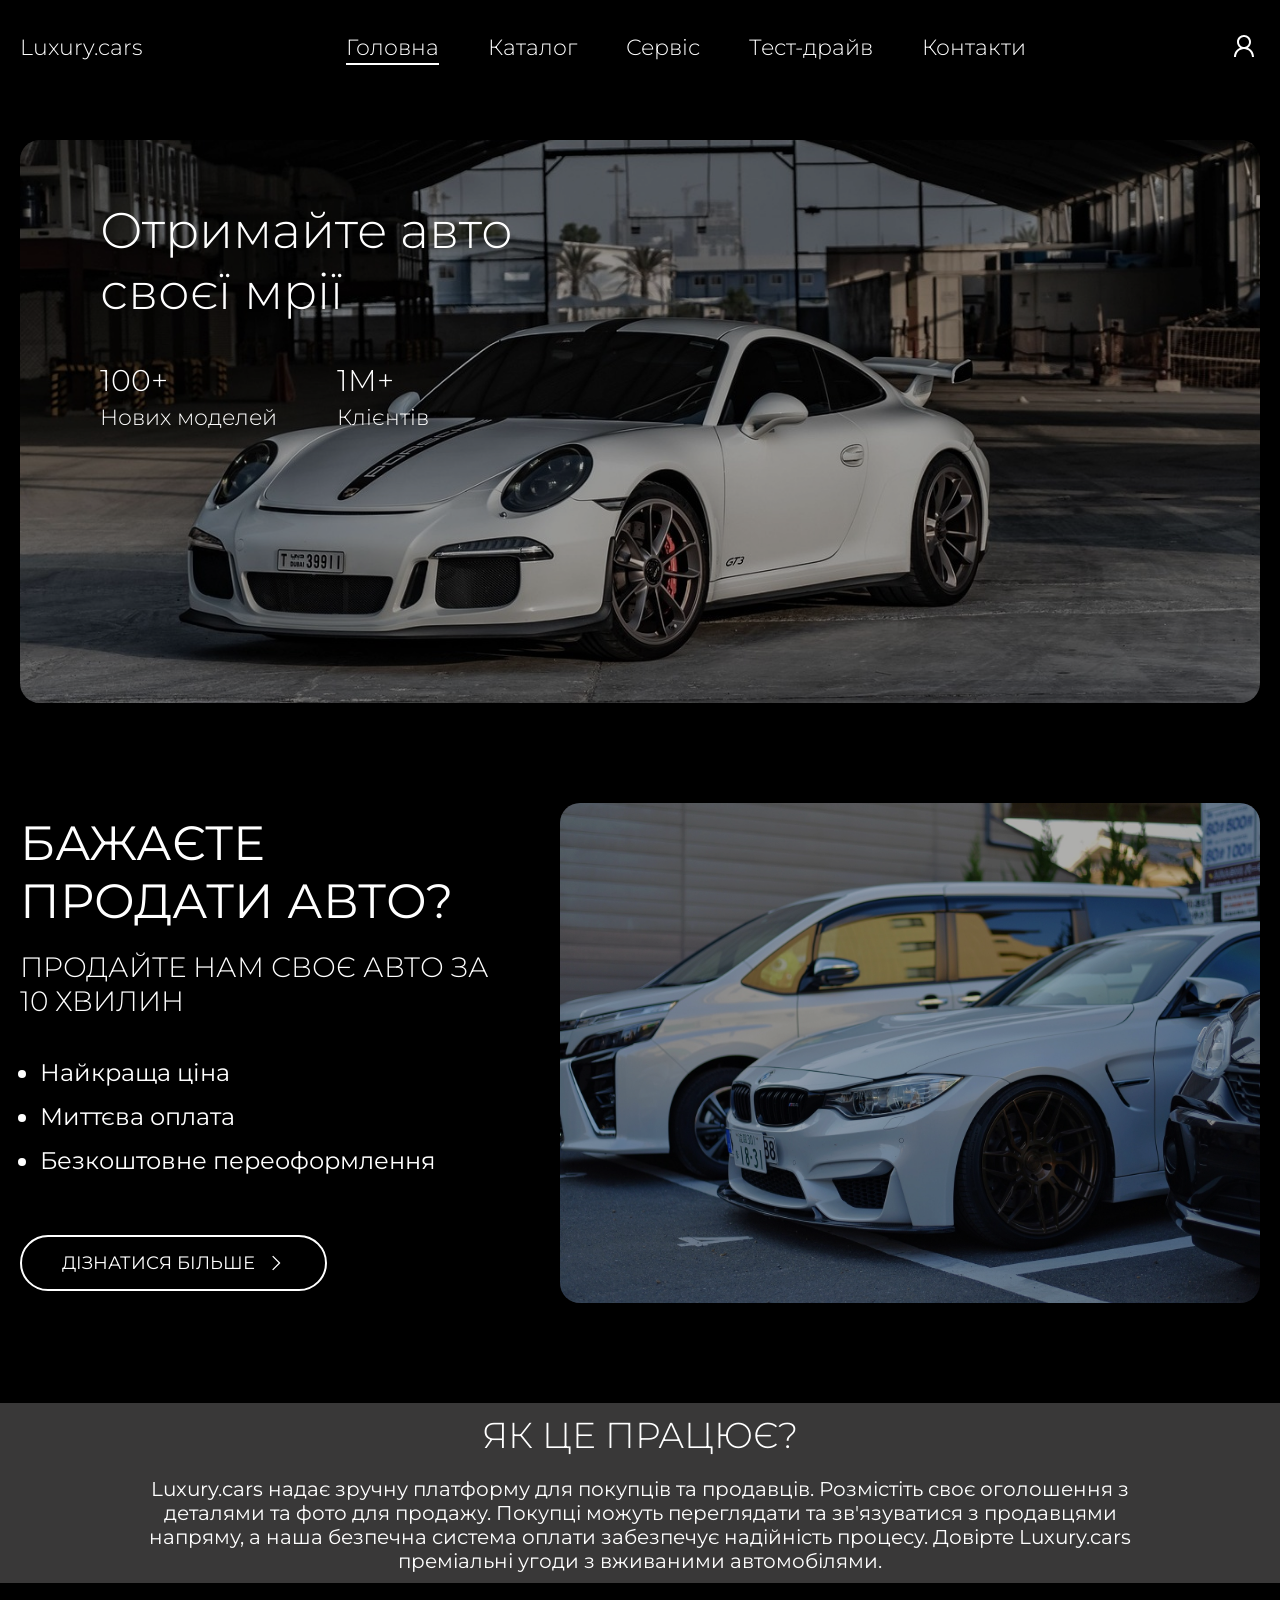
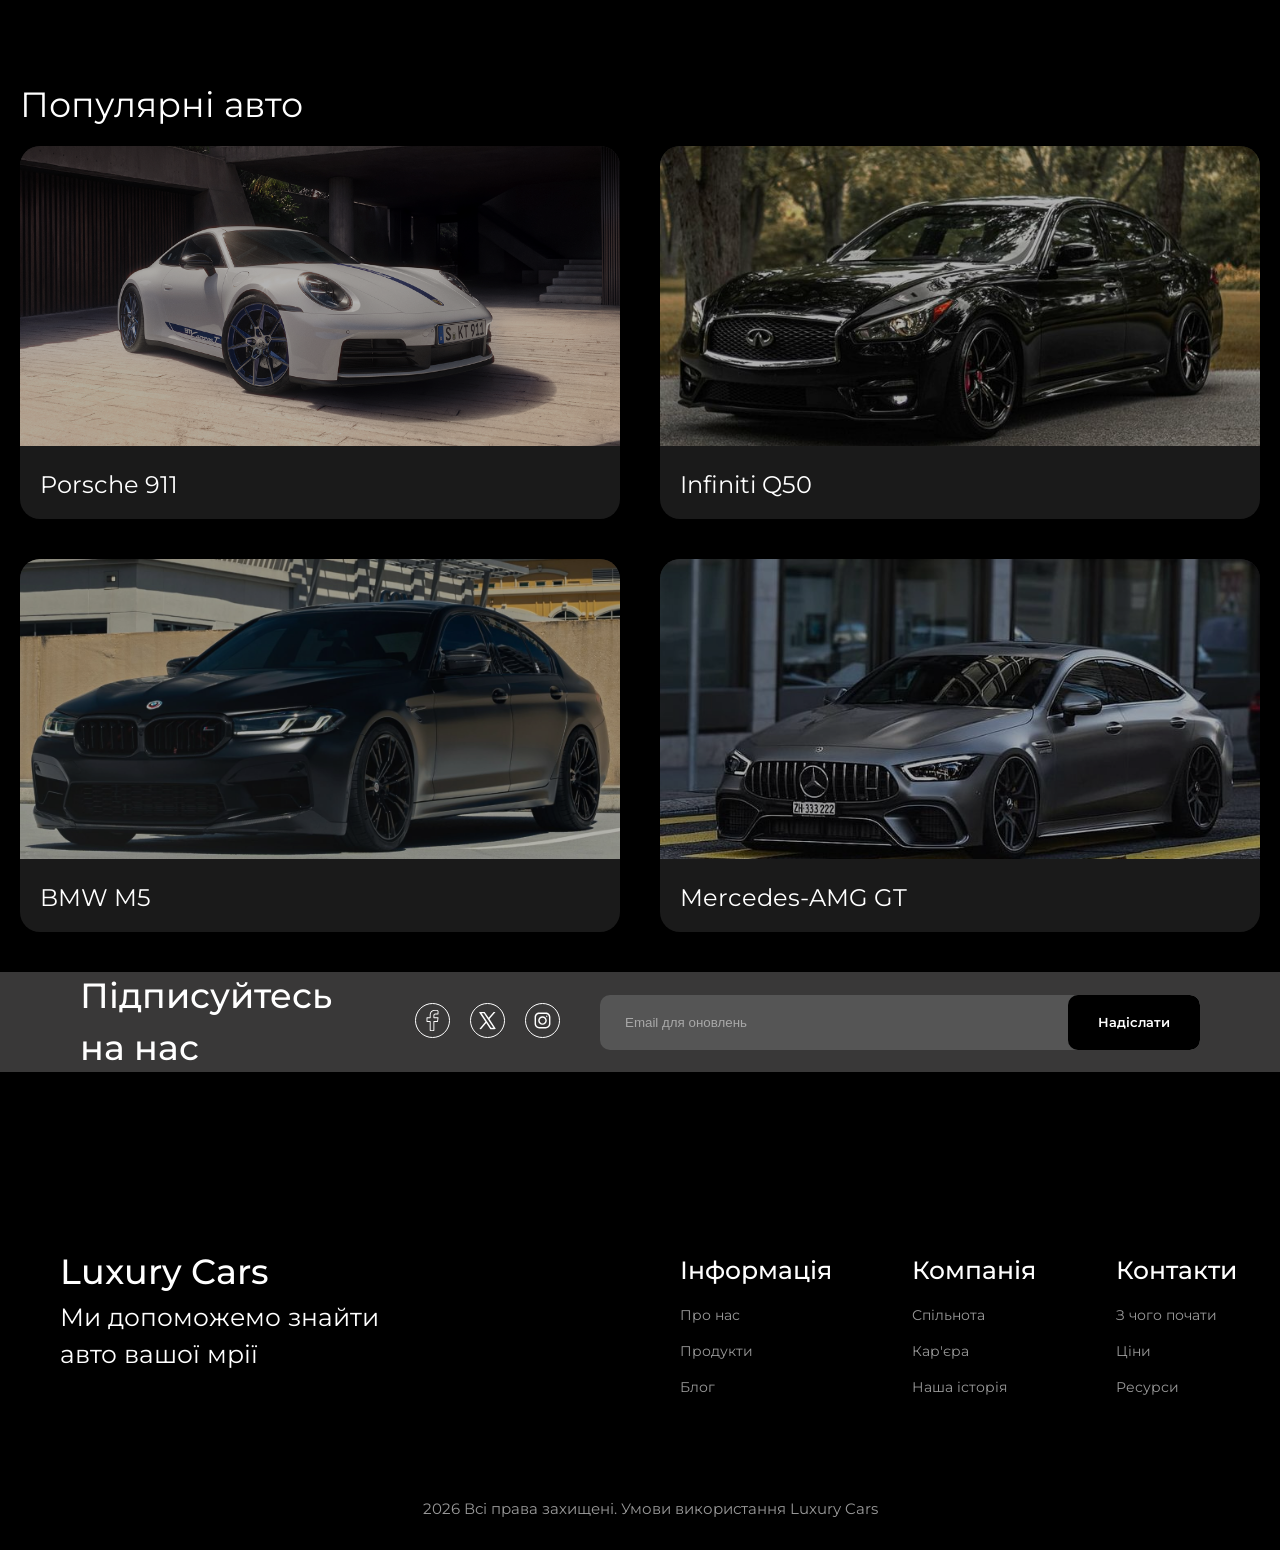
<file: index.html>
<!DOCTYPE html>
<html lang="uk">
<head>
    <meta charset="utf-8">
    <meta name="viewport" content="width=device-width, initial-scale=1.0">
    <title>Luxury.cars</title>
    <link rel="stylesheet" href="css/style.css">
    <link rel="preconnect" href="https://fonts.googleapis.com">
    <link rel="preconnect" href="https://fonts.gstatic.com" crossorigin>
    <link href="https://fonts.googleapis.com/css2?family=Google+Sans:ital,opsz,wght@0,17..18,400..700;1,17..18,400..700&family=Montserrat:ital,wght@0,100..900;1,100..900&display=swap" rel="stylesheet">
</head>

<body>
    <header class="header">
        <div class="header_container">
            <nav class="header_nav">
                <a class = "header_logo" href="#">Luxury.cars</a>
                <ul class="header_nav-list">
                    <li class="header__nav-item">
                        <a class="header__nav-link active" href="index.html">Головна</a>
                    </li>
                    <li class="header__nav-item">
                        <a class="header__nav-link" href="catalog.html">Каталог</a>
                    </li>
                    <li class="header__nav-item">
                        <a class="header__nav-link" href="service.html">Сервіс</a>
                    </li>
                    <li class="header__nav-item">
                        <a class="header__nav-link" href="test-drive.html">Тест-драйв</a>
                    </li>
                    <li class="header__nav-item">
                        <a class="header__nav-link" href="contacts.html">Контакти</a>
                    </li>
                </ul>
                <button class="profile_button" id="openloginButton" onclick="openModal()"><img src="img/customer.svg" alt="profile-icon"></button>
                
            </nav>
        </div>
    </header>

<main>
    <section class="hero">
        <div class="hero_container">
            <div class="hero_container-content">
                <img class="hero_background-img"  src="img/porsche1 (1).jpg" alt="background-car">
                <div class="hero_text">
                    <h1 class="hero__text" id="hero-title">Отримайте авто своєї мрії</h1>
                    <div class="hero_stats">
                        <div class="hero_stats-item">
                            <h2 class="hero_text-low">100+</h2>
                            <h3 class="hero-text1">Нових моделей</h3>
                        </div>
                        <div class="hero_stats-item">
                            <h2 class="hero_text-low2">1M+</h2>
                            <h3 class="hero-text2">Клієнтів</h3>
                        </div>
                    </div>
                </div>
            </div>
        </div>
    </section>
    <section class="title">
        <div class="title_container">
            <div class="title_content">
                <div class="title-content-text">
                    <h1>БАЖАЄТЕ ПРОДАТИ АВТО?</h1>
                    <h2>ПРОДАЙТЕ НАМ СВОЄ АВТО ЗА 10 ХВИЛИН</h2>
                    <ul class ="title_list">
                        <li class="title_list-item">
                            Найкраща ціна
                        </li>
                        <li class="title_list-item">
                            Миттєва оплата
                        </li>
                        <li class="title_list-item">
                            Безкоштовне переоформлення
                        </li>
                    </ul>
                    <a class="title_link" href="catalog.html">ДІЗНАТИСЯ БІЛЬШЕ <img src="img/arrow-right.svg" alt="arrow-right"></a>
                </div>
                <img class="title_img" src="img/tittle-cars.jpg"  alt="car-image">
            </div>
        </div>
    </section>
    <section class="title_about">
        <div class="title_about-container">
            <div class="title_about-content">
                <h1>ЯК ЦЕ ПРАЦЮЄ?</h1>
                <p>
                    Luxury.cars надає зручну платформу для покупців та продавців. Розмістіть своє оголошення з деталями та фото для продажу. Покупці можуть переглядати та зв'язуватися з продавцями напряму, а наша безпечна система оплати забезпечує надійність процесу. Довірте Luxury.cars преміальні угоди з вживаними автомобілями.
                </p>
            </div>
        </div>
    </section>
    <section class="popular"> 
        <div class="popular_container">
            <h1 class="heading-lg mb-lg">Популярні авто</h1>
            <div class="popular__grid">
                <div class="card">
                    <img class="card__image" src="img/porsche911.png" alt="Porsche 911">
                    <h2 class="card__title">Porsche 911</h2>
                </div>
                
                <div class="card">
                    <img class="card__image" src="img/q50.jpg" alt="Infiniti Q50">
                    <h2 class="card__title">Infiniti Q50</h2>
                </div>
                
                <div class="card">
                    <img class="card__image" src="img/BMW-m5-f90.jpg" alt="BMW M5">
                    <h2 class="card__title">BMW M5</h2>
                </div>
                
                <div class="card">
                    <img class="card__image" src="img/Mercedes-gt63-4door.jpg" alt="Mercedes-AMG GT">
                    <h2 class="card__title">Mercedes-AMG GT</h2>
                </div>
            </div>
        </div>
    </section>
    <section class="social-link">
        <div class="social-link_container">
            <div class="social-link__left-group">
                <h1>Підписуйтесь на нас</h1>
                <div class="social-link__icons">
                    <a class="social-link_icons" href="#"><img src="img/facebook.svg" alt="Facebook"></a>
                    <a class="social-link_icons" href="#"><img src="img/X.svg" alt="X"></a>
                    <a class="social-link_icons" href="#"><img src="img/instagram.svg" alt="Instagram"></a>
                </div>
            </div>
            <form class="social-message_form">
                <input type="email" placeholder="Email для оновлень" class="social-link__input">
                <button class="social-link__button">Надіслати</button>
            </form>
            
        </div>
    </section>
    <section class="about">
        <div class="about_container">
            <div class="about_text">
                <h1>Luxury Cars</h1>
                <h2>Ми допоможемо знайти авто вашої мрії</h2>
            </div>
            <div class="about_lists">
                <ul class="about_list_info">
                    <li class="about-list-main-item">
                        <a href="#">Інформація</a>
                    </li>
                    <li class="about-list-item">
                        <a href="#">Про нас</a>
                    </li>
                    <li class="about-list-item">
                    <a href="#">Продукти</a>
                    </li>
                    <li class="about-list-item">
                    <a href="#">Блог</a>
                    </li>
                </ul>
                <ul class="about_list_company">
                    <li class="about-list-main-item">
                        <a href="#">Компанія</a>
                    </li>
                    <li class="about-list-item">
                    <a href="#">Спільнота</a>
                    </li>
                    <li class="about-list-item">
                    <a href="#">Кар'єра</a>
                    </li>
                    <li class="about-list-item">
                    <a href="#">Наша історія</a>
                    </li>
                </ul>
                <ul class="about_list_contact">
                    <li class="about-list-main-item">
                        <a href="#">Контакти</a>
                    </li>
                    <li class="about-list-item">
                    <a href="#">З чого почати</a>
                    </li>
                    <li class="about-list-item">
                    <a href="#">Ціни</a>
                    </li>
                    <li class="about-list-item">
                    <a href="#">Ресурси</a>
                    </li>
                </ul>
            </div>
        </div>
        <div class="lowtext">
            <p class="low-text">2026 Всі права захищені. Умови використання Luxury Cars</p>
        </div>
        
    </section>
</main>
<div class="login_modal" id="login_modal">
    <div class="login__container" id="login__container">
        <div class="login_header">
            <h2>Увійти</h2>
            <button id="closeloginButton" class="login__close-button"><img src="img/close-icon.svg" alt="Закрити"></button>
        </div>
        <div class="login_form">
            <form class="login__form">
                <input type="email" placeholder="Email" class="login__input">
                <input type="password" placeholder="Пароль" class="login__input">
                <button type="submit" class="login__button">Увійти</button>
                <p class="register_link">Немає акаунту? <a href="javascript:void(0)" id="register_link">Зареєструватися</a></p>
            </form>
        </div>
    </div>
    <div class="register__container" id="register__container">
        <div class="register_header">
            <h2>Реєстрація</h2>
            <button id="closeregisterButton" class="register__close-button"><img src="img/close-icon.svg" alt="Закрити"></button>
        </div>
        <div class="register_form">
            <form class="register__form">
                <input type="text" placeholder="Ім'я" class="register__input">
                <input type="email" placeholder="Email" class="register__input">
                <input type="password" placeholder="Пароль" class="register__input">
                <button type="submit" class="register__button" onclick="closeRegisterModal()">Створити акаунт</button>
                <p class="login_link">Вже є акаунт? <a id="login__link" href="javascript:void(0)">Увійти</a></p>
            </form>
        </div>
    </div>
</div>
  <script src = "js/app.js"></script>
</body>
</html>
</file>
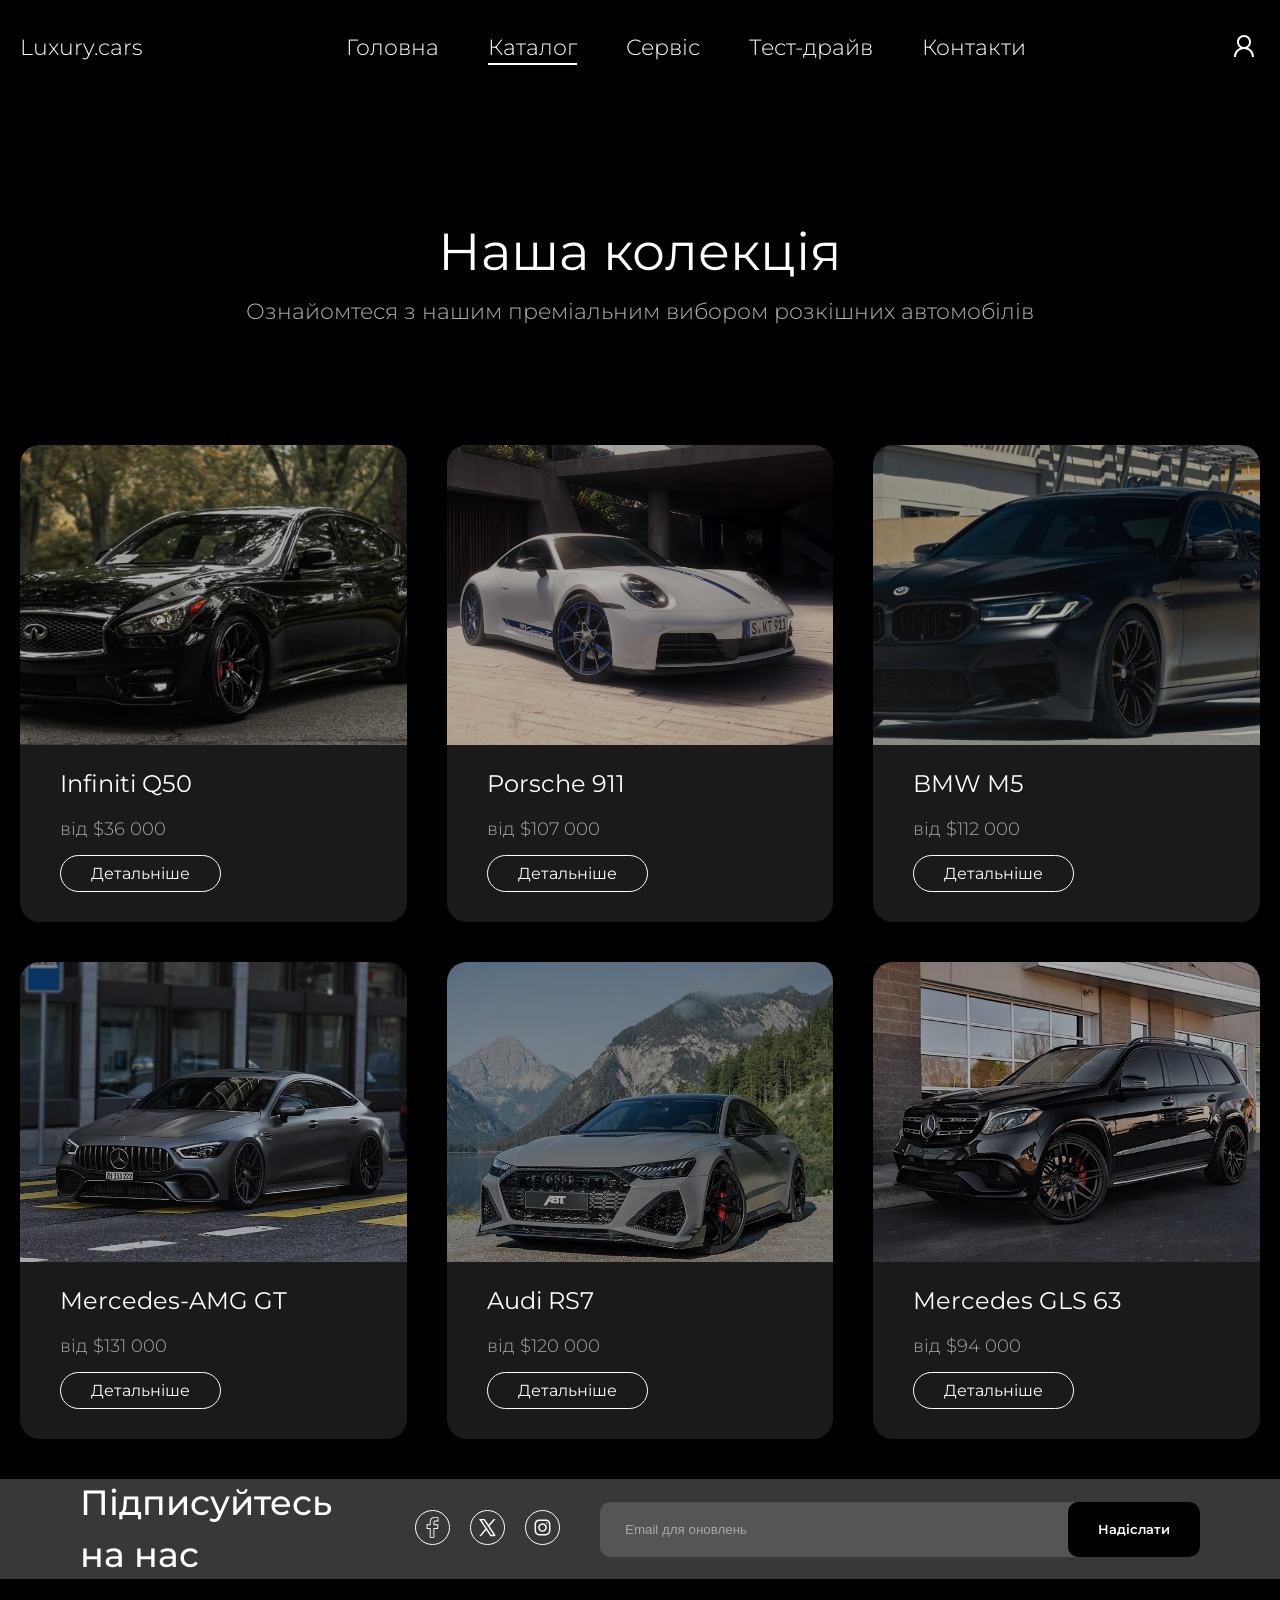
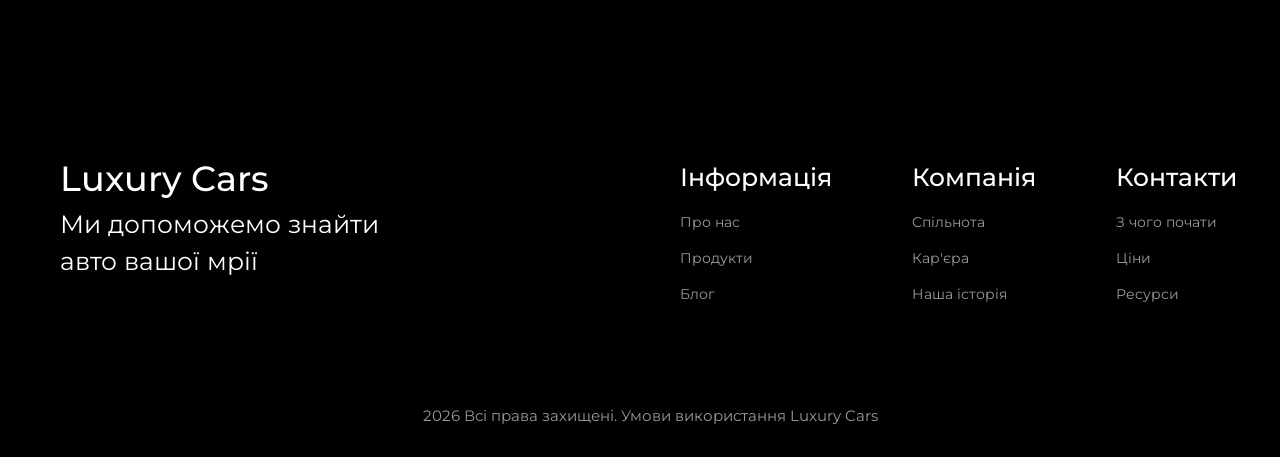
<file: catalog.html>
<!DOCTYPE html>
<html lang="uk">
<head>
    <meta charset="utf-8">
    <meta name="viewport" content="width=device-width, initial-scale=1.0">
    <title>Каталог - Luxury.cars</title>
    <link rel="stylesheet" href="css/style.css">
    <link rel="preconnect" href="https://fonts.googleapis.com">
    <link rel="preconnect" href="https://fonts.gstatic.com" crossorigin>
    <link href="https://fonts.googleapis.com/css2?family=Montserrat:ital,wght@0,100..900;1,100..900&display=swap" rel="stylesheet">
</head>
<body>
    <header class="header">
        <div class="header_container">
            <nav class="header_nav">
                <a class="header_logo" href="index.html">Luxury.cars</a>
                <ul class="header_nav-list">
                    <li class="header__nav-item">
                        <a class="header__nav-link" href="index.html">Головна</a>
                    </li>
                    <li class="header__nav-item">
                        <a class="header__nav-link active" href="catalog.html">Каталог</a>
                    </li>
                    <li class="header__nav-item">
                        <a class="header__nav-link" href="service.html">Сервіс</a>
                    </li>
                    <li class="header__nav-item">
                        <a class="header__nav-link" href="test-drive.html">Тест-драйв</a>
                    </li>
                    <li class="header__nav-item">
                        <a class="header__nav-link" href="contacts.html">Контакти</a>
                    </li>
                </ul>
                <button class="profile_button" id="openloginButton" onclick="openModal()"><img src="img/customer.svg" alt="profile-icon"></button>
            </nav>
        </div>
    </header>

<main>
    <section class="page-hero">
        <div class="page-hero_container">
            <h1 class="page-hero__title">Наша колекція</h1>
            <p class="page-hero__subtitle">Ознайомтеся з нашим преміальним вибором розкішних автомобілів</p>
        </div>
    </section>

    <section class="catalog">
        <div class="catalog_container">
            <div class="catalog__grid">
                <a href="infiniti-q50.html" class="card card--link">
                    <img class="card__image" src="img/q50.jpg" alt="Infiniti Q50">
                    <div class="card__body">
                        <h2 class="card__title">Infiniti Q50</h2>
                        <p class="card__price">від $36 000</p>
                        <span class="card__btn">Детальніше</span>
                    </div>
                </a>
                <a href="porsche-911.html" class="card card--link">
                    <img class="card__image" src="img/porsche911.png" alt="Porsche 911">
                    <div class="card__body">
                        <h2 class="card__title">Porsche 911</h2>
                        <p class="card__price">від $107 000</p>
                        <span class="card__btn">Детальніше</span>
                    </div>
                </a>
                <a href="bmw-m5.html" class="card card--link">
                    <img class="card__image" src="img/BMW-m5-f90.jpg" alt="BMW M5">
                    <div class="card__body">
                        <h2 class="card__title">BMW M5</h2>
                        <p class="card__price">від $112 000</p>
                        <span class="card__btn">Детальніше</span>
                    </div>
                </a>
                <a href="mercedes-amg-gt.html" class="card card--link">
                    <img class="card__image" src="img/Mercedes-gt63-4door.jpg" alt="Mercedes-AMG GT">
                    <div class="card__body">
                        <h2 class="card__title">Mercedes-AMG GT</h2>
                        <p class="card__price">від $131 000</p>
                        <span class="card__btn">Детальніше</span>
                    </div>
                </a>
                <a href="audi-rs7.html" class="card card--link">
                    <img class="card__image" src="img/Audi RS7Sportback.jpg" alt="Audi RS7">
                    <div class="card__body">
                        <h2 class="card__title">Audi RS7</h2>
                        <p class="card__price">від $120 000</p>
                        <span class="card__btn">Детальніше</span>
                    </div>
                </a>
                <a href="lexus-lc500.html" class="card card--link">
                    <img class="card__image" src="img/gls63.jpg" alt="Mercedes GLS 63">
                    <div class="card__body">
                        <h2 class="card__title">Mercedes GLS 63</h2>
                        <p class="card__price">від $94 000</p>
                        <span class="card__btn">Детальніше</span>
                    </div>
                </a>
            </div>
        </div>
    </section>

    <section class="social-link">
        <div class="social-link_container">
            <div class="social-link__left-group">
                <h1>Підписуйтесь на нас</h1>
                <div class="social-link__icons">
                    <a class="social-link_icons" href="#"><img src="img/facebook.svg" alt="Facebook"></a>
                    <a class="social-link_icons" href="#"><img src="img/X.svg" alt="X"></a>
                    <a class="social-link_icons" href="#"><img src="img/instagram.svg" alt="Instagram"></a>
                </div>
            </div>
            <form class="social-message_form">
                <input type="email" placeholder="Email для оновлень" class="social-link__input">
                <button class="social-link__button">Надіслати</button>
            </form>
        </div>
    </section>

    <section class="about">
        <div class="about_container">
            <div class="about_text">
                <h1>Luxury Cars</h1>
                <h2>Ми допоможемо знайти авто вашої мрії</h2>
            </div>
            <div class="about_lists">
                <ul class="about_list_info">
                    <li class="about-list-main-item"><a href="#">Інформація</a></li>
                    <li class="about-list-item"><a href="#">Про нас</a></li>
                    <li class="about-list-item"><a href="#">Продукти</a></li>
                    <li class="about-list-item"><a href="#">Блог</a></li>
                </ul>
                <ul class="about_list_company">
                    <li class="about-list-main-item"><a href="#">Компанія</a></li>
                    <li class="about-list-item"><a href="#">Спільнота</a></li>
                    <li class="about-list-item"><a href="#">Кар'єра</a></li>
                    <li class="about-list-item"><a href="#">Наша історія</a></li>
                </ul>
                <ul class="about_list_contact">
                    <li class="about-list-main-item"><a href="contacts.html">Контакти</a></li>
                    <li class="about-list-item"><a href="#">З чого почати</a></li>
                    <li class="about-list-item"><a href="#">Ціни</a></li>
                    <li class="about-list-item"><a href="#">Ресурси</a></li>
                </ul>
            </div>
        </div>
        <div class="lowtext">
            <p class="low-text">2026 Всі права захищені. Умови використання Luxury Cars</p>
        </div>
    </section>
</main>

<div class="login_modal" id="login_modal">
    <div class="login__container" id="login__container">
        <div class="login_header">
            <h2>Увійти</h2>
            <button id="closeloginButton" class="login__close-button"><img src="img/close-icon.svg" alt="Закрити"></button>
        </div>
        <div class="login_form">
            <form class="login__form">
                <input type="email" placeholder="Email" class="login__input">
                <input type="password" placeholder="Пароль" class="login__input">
                <button type="submit" class="login__button">Увійти</button>
                <p class="register_link">Немає акаунту? <a href="javascript:void(0)" id="register_link">Зареєструватися</a></p>
            </form>
        </div>
    </div>
    <div class="register__container" id="register__container">
        <div class="register_header">
            <h2>Реєстрація</h2>
            <button id="closeregisterButton" class="register__close-button"><img src="img/close-icon.svg" alt="Закрити"></button>
        </div>
        <div class="register_form">
            <form class="register__form">
                <input type="text" placeholder="Ім'я" class="register__input">
                <input type="email" placeholder="Email" class="register__input">
                <input type="password" placeholder="Пароль" class="register__input">
                <button type="submit" class="register__button" onclick="closeRegisterModal()">Створити акаунт</button>
                <p class="login_link">Вже є акаунт? <a id="login__link" href="javascript:void(0)">Увійти</a></p>
            </form>
        </div>
    </div>
</div>
<script src="js/app.js"></script>
</body>
</html>
</file>
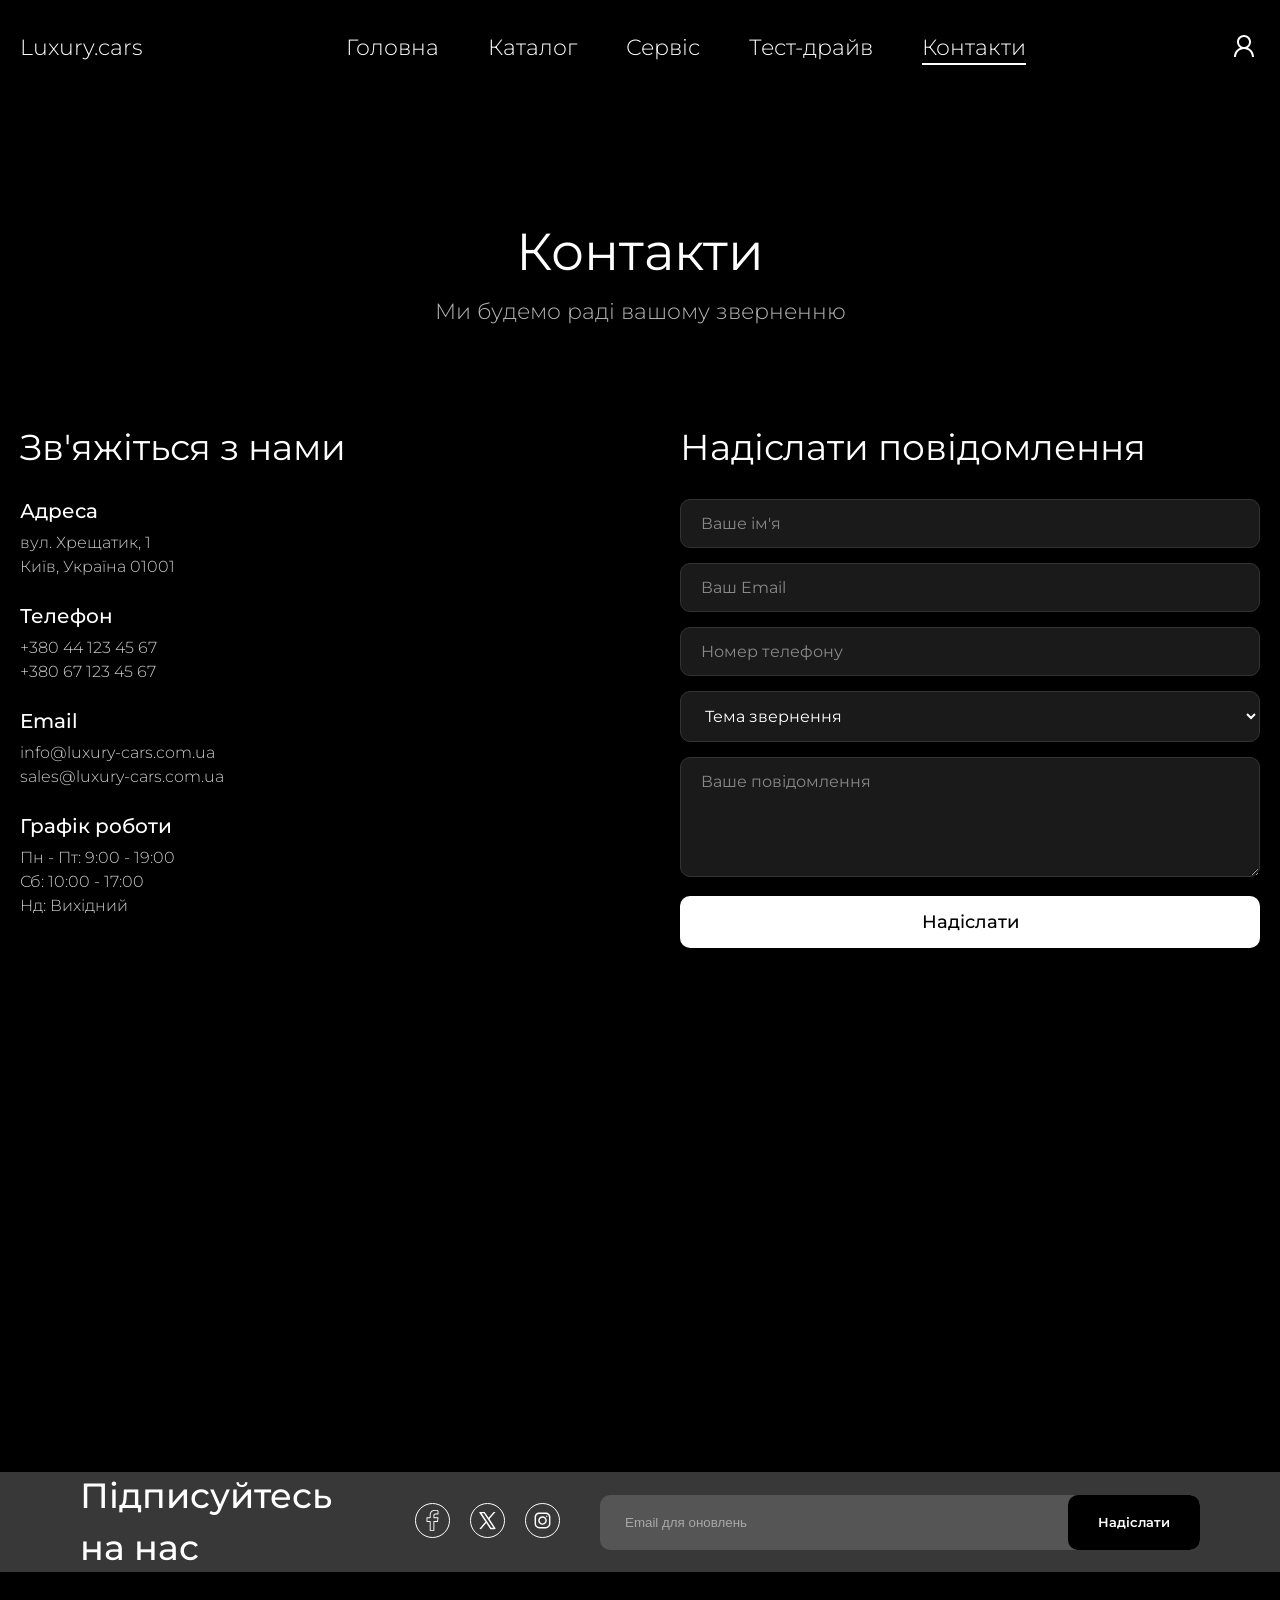
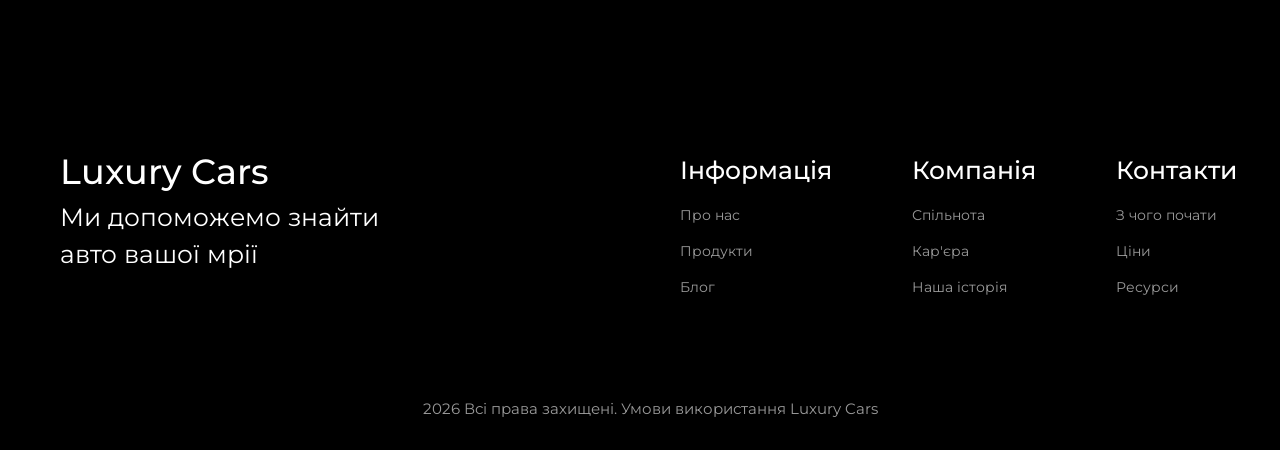
<file: contacts.html>
<!DOCTYPE html>
<html lang="uk">
<head>
    <meta charset="utf-8">
    <meta name="viewport" content="width=device-width, initial-scale=1.0">
    <title>Контакти - Luxury.cars</title>
    <link rel="stylesheet" href="css/style.css">
    <link rel="preconnect" href="https://fonts.googleapis.com">
    <link rel="preconnect" href="https://fonts.gstatic.com" crossorigin>
    <link href="https://fonts.googleapis.com/css2?family=Montserrat:ital,wght@0,100..900;1,100..900&display=swap" rel="stylesheet">
</head>
<body>
    <header class="header">
        <div class="header_container">
            <nav class="header_nav">
                <a class="header_logo" href="index.html">Luxury.cars</a>
                <ul class="header_nav-list">
                    <li class="header__nav-item">
                        <a class="header__nav-link" href="index.html">Головна</a>
                    </li>
                    <li class="header__nav-item">
                        <a class="header__nav-link" href="catalog.html">Каталог</a>
                    </li>
                    <li class="header__nav-item">
                        <a class="header__nav-link" href="service.html">Сервіс</a>
                    </li>
                    <li class="header__nav-item">
                        <a class="header__nav-link" href="test-drive.html">Тест-драйв</a>
                    </li>
                    <li class="header__nav-item">
                        <a class="header__nav-link active" href="contacts.html">Контакти</a>
                    </li>
                </ul>
                <button class="profile_button" id="openloginButton" onclick="openModal()"><img src="img/customer.svg" alt="profile-icon"></button>
            </nav>
        </div>
    </header>

<main>
    <section class="page-hero">
        <div class="page-hero_container">
            <h1 class="page-hero__title">Контакти</h1>
            <p class="page-hero__subtitle">Ми будемо раді вашому зверненню</p>
        </div>
    </section>

    <section class="contacts">
        <div class="contacts_container">
            <div class="contacts__content">
                <div class="contacts__info">
                    <h2 class="section-title">Зв'яжіться з нами</h2>
                    <div class="contacts__details">
                        <div class="contact-item">
                            <h3>Адреса</h3>
                            <p>вул. Хрещатик, 1<br>Київ, Україна 01001</p>
                        </div>
                        <div class="contact-item">
                            <h3>Телефон</h3>
                            <p>+380 44 123 45 67</p>
                            <p>+380 67 123 45 67</p>
                        </div>
                        <div class="contact-item">
                            <h3>Email</h3>
                            <p>info@luxury-cars.com.ua</p>
                            <p>sales@luxury-cars.com.ua</p>
                        </div>
                        <div class="contact-item">
                            <h3>Графік роботи</h3>
                            <p>Пн - Пт: 9:00 - 19:00</p>
                            <p>Сб: 10:00 - 17:00</p>
                            <p>Нд: Вихідний</p>
                        </div>
                    </div>
                </div>
                <div class="contacts__form-wrapper">
                    <h2 class="section-title">Надіслати повідомлення</h2>
                    <form class="contacts__form">
                        <input type="text" placeholder="Ваше ім'я" class="form-input" required>
                        <input type="email" placeholder="Ваш Email" class="form-input" required>
                        <input type="tel" placeholder="Номер телефону" class="form-input">
                        <select class="form-input">
                            <option value="" disabled selected>Тема звернення</option>
                            <option value="general">Загальне питання</option>
                            <option value="purchase">Купівля авто</option>
                            <option value="service">Питання по сервісу</option>
                            <option value="test-drive">Тест-драйв</option>
                            <option value="other">Інше</option>
                        </select>
                        <textarea placeholder="Ваше повідомлення" class="form-input form-textarea" required></textarea>
                        <button type="submit" class="form-button">Надіслати</button>
                    </form>
                </div>
            </div>
        </div>
    </section>

    <section class="map">
        <div class="map_container">
            <iframe src="https://www.google.com/maps/embed?pb=!1m18!1m12!1m3!1d2540.5476685752396!2d30.52283!3d50.45034!2m3!1f0!2f0!3f0!3m2!1i1024!2i768!4f13.1!3m3!1m2!1s0x40d4ce56b2456d3b%3A0xd062ae171b57e947!2z0JrRgNC10YnQsNGC0LjQuiwg0YPQuy4g0JrRgNC10YnQsNGC0LjQuiwg0JrQuNC10LI!5e0!3m2!1suk!2sua!4v1" width="100%" height="400" style="border:0; border-radius: 20px;" allowfullscreen="" loading="lazy" referrerpolicy="no-referrer-when-downgrade"></iframe>
        </div>
    </section>

    <section class="social-link">
        <div class="social-link_container">
            <div class="social-link__left-group">
                <h1>Підписуйтесь на нас</h1>
                <div class="social-link__icons">
                    <a class="social-link_icons" href="#"><img src="img/facebook.svg" alt="Facebook"></a>
                    <a class="social-link_icons" href="#"><img src="img/X.svg" alt="X"></a>
                    <a class="social-link_icons" href="#"><img src="img/instagram.svg" alt="Instagram"></a>
                </div>
            </div>
            <form class="social-message_form">
                <input type="email" placeholder="Email для оновлень" class="social-link__input">
                <button class="social-link__button">Надіслати</button>
            </form>
        </div>
    </section>

    <section class="about">
        <div class="about_container">
            <div class="about_text">
                <h1>Luxury Cars</h1>
                <h2>Ми допоможемо знайти авто вашої мрії</h2>
            </div>
            <div class="about_lists">
                <ul class="about_list_info">
                    <li class="about-list-main-item"><a href="#">Інформація</a></li>
                    <li class="about-list-item"><a href="#">Про нас</a></li>
                    <li class="about-list-item"><a href="#">Продукти</a></li>
                    <li class="about-list-item"><a href="#">Блог</a></li>
                </ul>
                <ul class="about_list_company">
                    <li class="about-list-main-item"><a href="#">Компанія</a></li>
                    <li class="about-list-item"><a href="#">Спільнота</a></li>
                    <li class="about-list-item"><a href="#">Кар'єра</a></li>
                    <li class="about-list-item"><a href="#">Наша історія</a></li>
                </ul>
                <ul class="about_list_contact">
                    <li class="about-list-main-item"><a href="contacts.html">Контакти</a></li>
                    <li class="about-list-item"><a href="#">З чого почати</a></li>
                    <li class="about-list-item"><a href="#">Ціни</a></li>
                    <li class="about-list-item"><a href="#">Ресурси</a></li>
                </ul>
            </div>
        </div>
        <div class="lowtext">
            <p class="low-text">2026 Всі права захищені. Умови використання Luxury Cars</p>
        </div>
    </section>
</main>

<div class="login_modal" id="login_modal">
    <div class="login__container" id="login__container">
        <div class="login_header">
            <h2>Увійти</h2>
            <button id="closeloginButton" class="login__close-button"><img src="img/close-icon.svg" alt="Закрити"></button>
        </div>
        <div class="login_form">
            <form class="login__form">
                <input type="email" placeholder="Email" class="login__input">
                <input type="password" placeholder="Пароль" class="login__input">
                <button type="submit" class="login__button">Увійти</button>
                <p class="register_link">Немає акаунту? <a href="javascript:void(0)" id="register_link">Зареєструватися</a></p>
            </form>
        </div>
    </div>
    <div class="register__container" id="register__container">
        <div class="register_header">
            <h2>Реєстрація</h2>
            <button id="closeregisterButton" class="register__close-button"><img src="img/close-icon.svg" alt="Закрити"></button>
        </div>
        <div class="register_form">
            <form class="register__form">
                <input type="text" placeholder="Ім'я" class="register__input">
                <input type="email" placeholder="Email" class="register__input">
                <input type="password" placeholder="Пароль" class="register__input">
                <button type="submit" class="register__button" onclick="closeRegisterModal()">Створити акаунт</button>
                <p class="login_link">Вже є акаунт? <a id="login__link" href="javascript:void(0)">Увійти</a></p>
            </form>
        </div>
    </div>
</div>
<script src="js/app.js"></script>
</body>
</html>
</file>
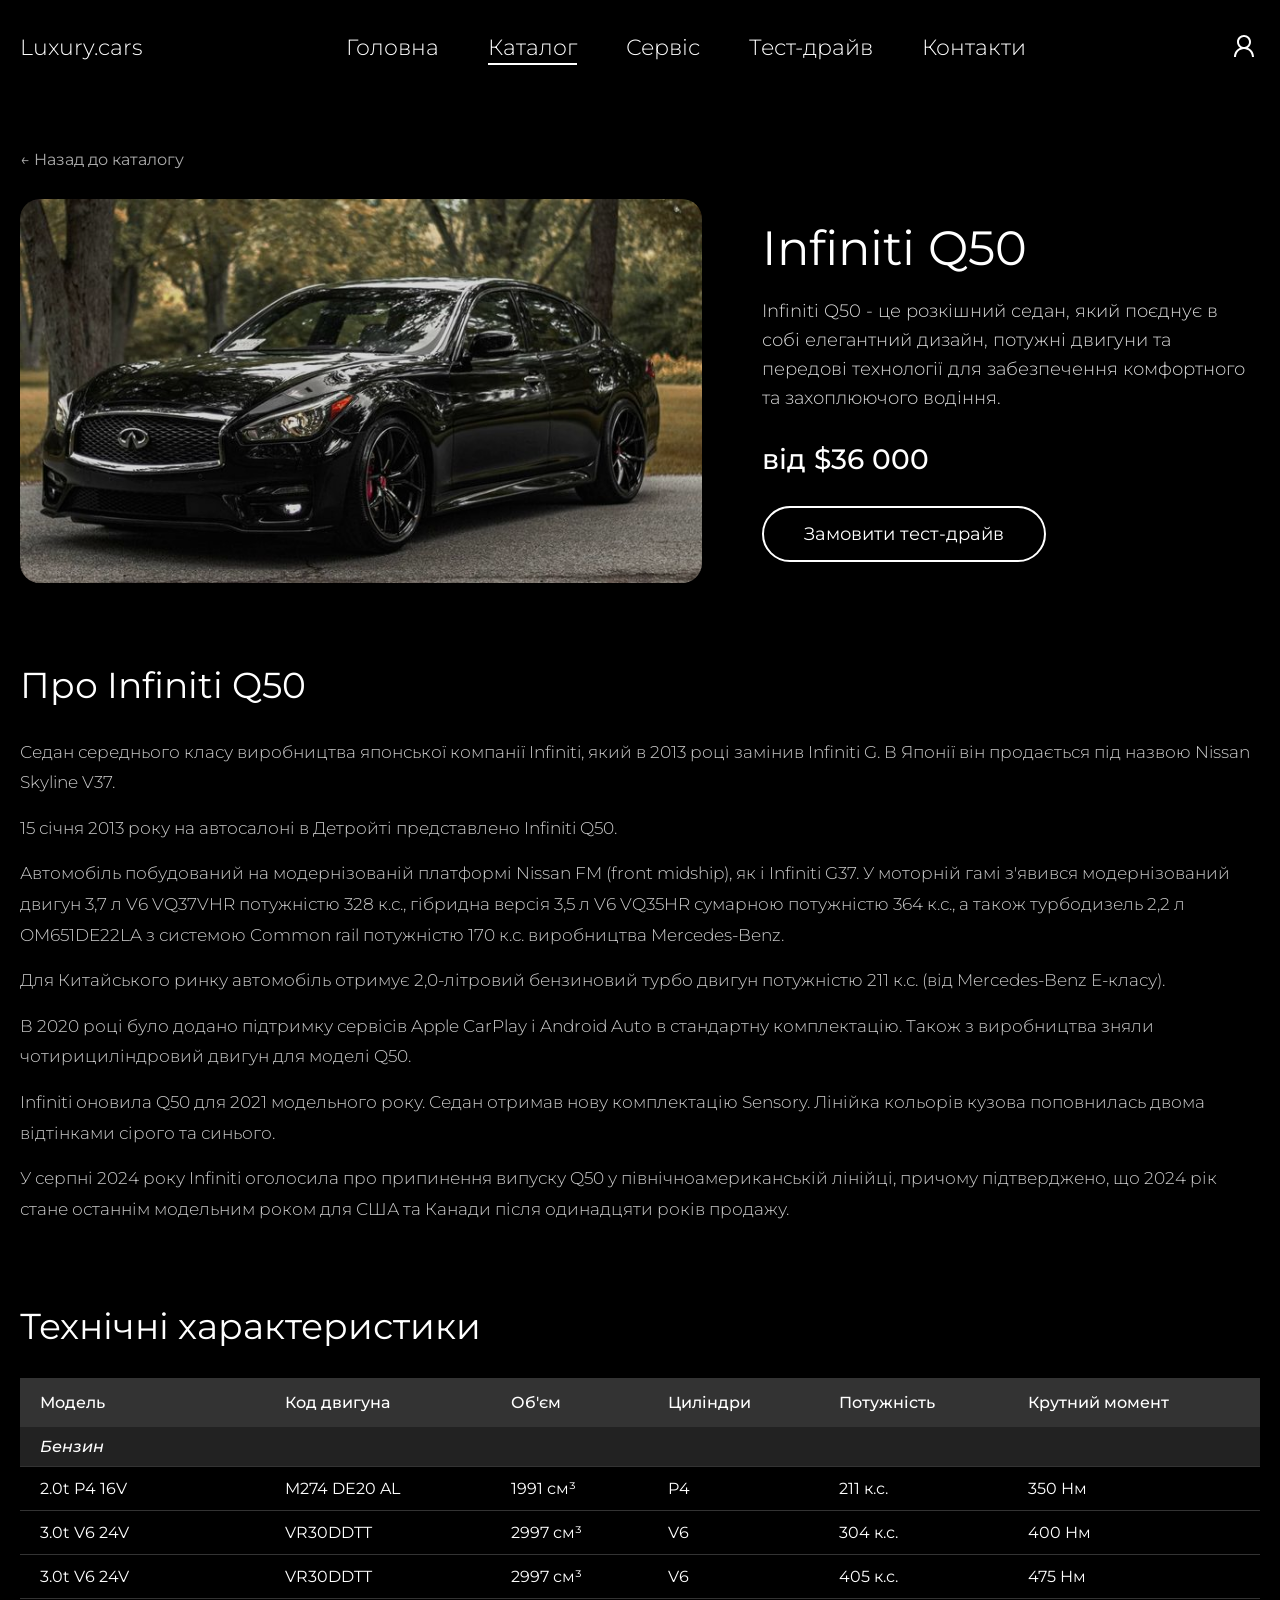
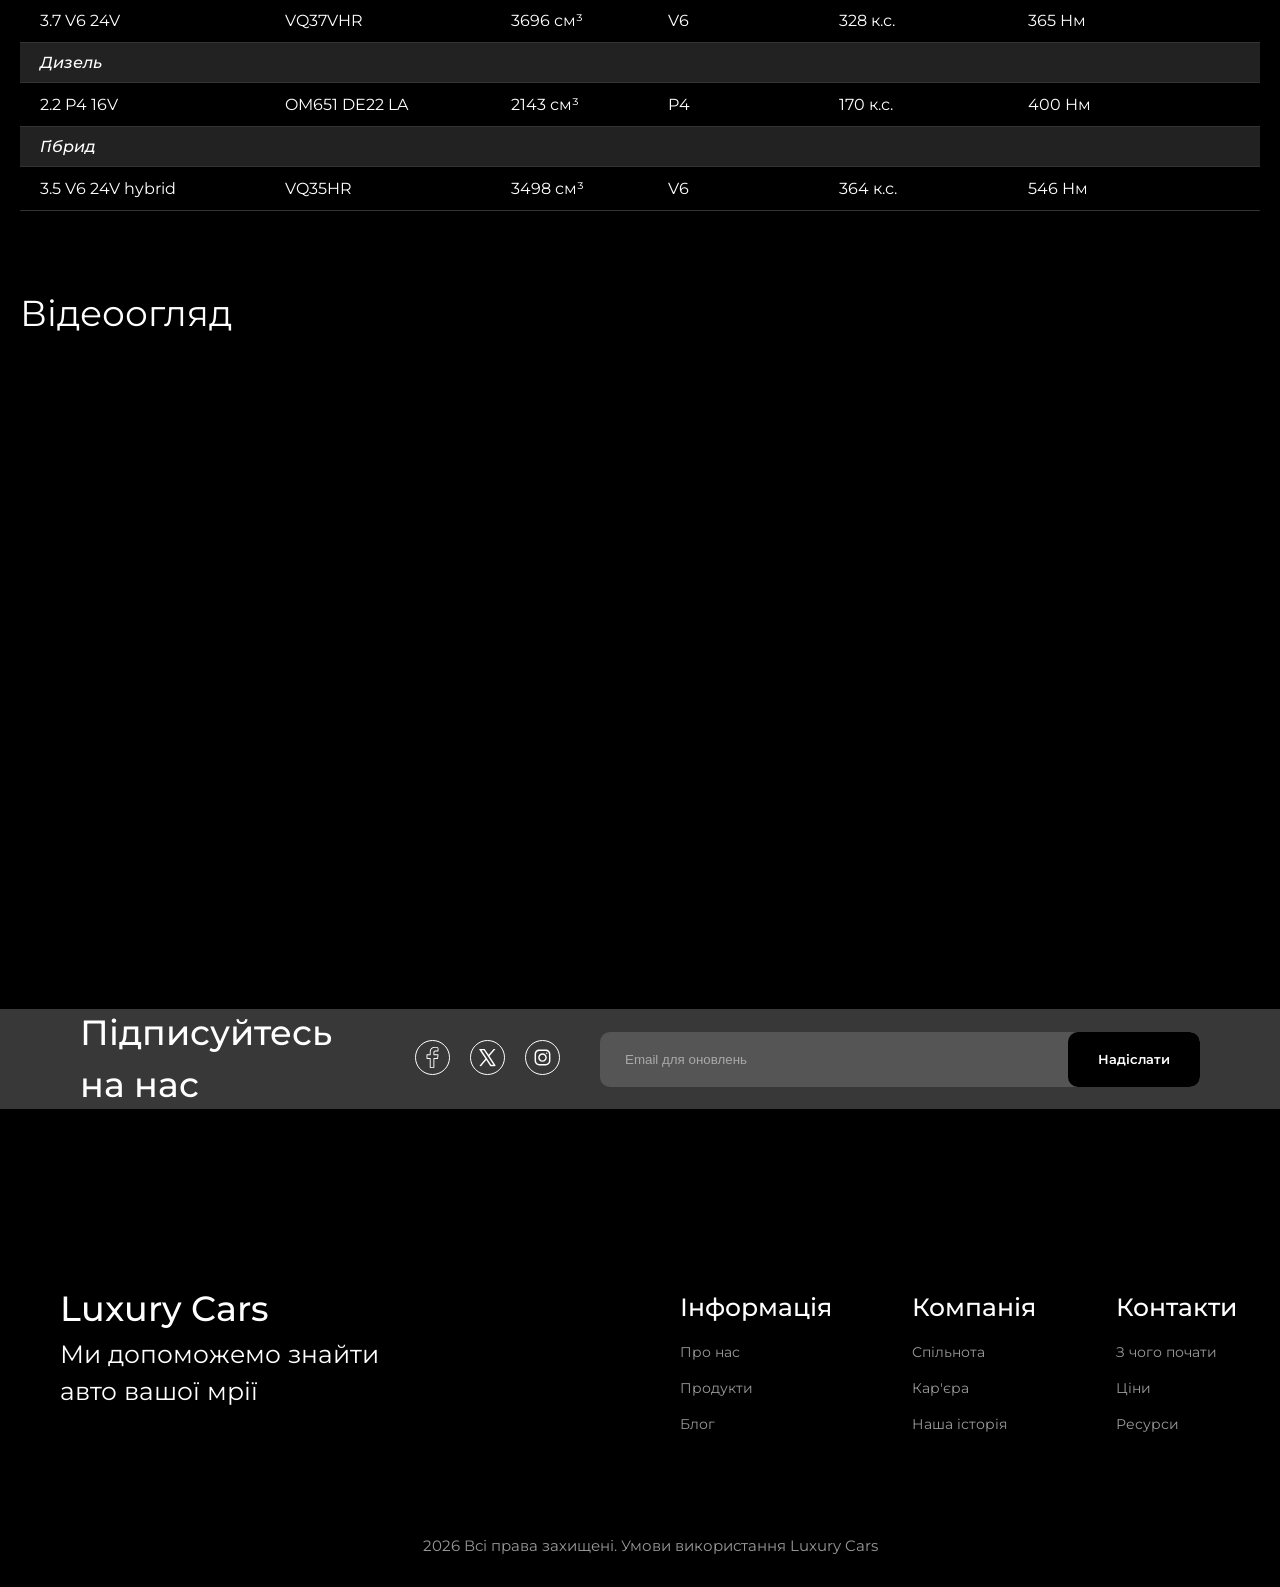
<file: infiniti-q50.html>
<!DOCTYPE html>
<html lang="ru">
<head>
    <meta charset="utf-8">
    <meta name="viewport" content="width=device-width, initial-scale=1.0">
    <title>Infiniti Q50 - Luxury.cars</title>
    <link rel="stylesheet" href="css/style.css">
    <link rel="preconnect" href="https://fonts.googleapis.com">
    <link rel="preconnect" href="https://fonts.gstatic.com" crossorigin>
    <link href="https://fonts.googleapis.com/css2?family=Montserrat:ital,wght@0,100..900;1,100..900&display=swap" rel="stylesheet">
</head>
<body>
    <header class="header">
        <div class="header_container">
            <nav class="header_nav">
                <a class="header_logo" href="index.html">Luxury.cars</a>
                <ul class="header_nav-list">
                    <li class="header__nav-item">
                        <a class="header__nav-link" href="index.html">Головна</a>
                    </li>
                    <li class="header__nav-item">
                        <a class="header__nav-link active" href="catalog.html">Каталог</a>
                    </li>
                    <li class="header__nav-item">
                        <a class="header__nav-link" href="service.html">Сервіс</a>
                    </li>
                    <li class="header__nav-item">
                        <a class="header__nav-link" href="test-drive.html">Тест-драйв</a>
                    </li>
                    <li class="header__nav-item">
                        <a class="header__nav-link" href="contacts.html">Контакти</a>
                    </li>
                </ul>
                <button class="profile_button" id="openloginButton" onclick="openModal()"><img src="img/customer.svg" alt="profile-icon"></button>
            </nav>
        </div>
    </header>

<main>
    <section class="car-detail">
        <div class="car-detail_container">
            <a href="catalog.html" class="back-link">&larr; Назад до каталогу</a>
            <div class="car-detail__hero">
                <img class="car-detail__image" src="img/q50.jpg" alt="Infiniti Q50">
                <div class="car-detail__info">
                    <h1 class="car-detail__title">Infiniti Q50</h1>
                    <p class="car-detail__desc">Infiniti Q50 - це розкішний седан, який поєднує в собі елегантний дизайн, потужні двигуни та передові технології для забезпечення комфортного та захоплюючого водіння.</p>
                    <p class="car-detail__price">від $36 000</p>
                    <a href="test-drive.html" class="car-detail__cta">Замовити тест-драйв</a>
                </div>
            </div>
        </div>
    </section>

    <section class="car-description">
        <div class="car-description_container">
            <h2 class="section-title">Про Infiniti Q50</h2>
            <div class="car-description__text">
                <p>Седан середнього класу виробництва японської компанії Infiniti, який в 2013 році замінив Infiniti G. В Японії він продається під назвою Nissan Skyline V37.</p>
                <p>15 січня 2013 року на автосалоні в Детройті представлено Infiniti Q50.</p>
                <p>Автомобіль побудований на модернізованій платформі Nissan FM (front midship), як і Infiniti G37. У моторній гамі з'явився модернізований двигун 3,7 л V6 VQ37VHR потужністю 328 к.с., гібридна версія 3,5 л V6 VQ35HR сумарною потужністю 364 к.с., а також турбодизель 2,2 л OM651DE22LA з системою Common rail потужністю 170 к.с. виробництва Mercedes-Benz.</p>
                <p>Для Китайського ринку автомобіль отримує 2,0-літровий бензиновий турбо двигун потужністю 211 к.с. (від Mercedes-Benz Е-класу).</p>
                <p>В 2020 році було додано підтримку сервісів Apple CarPlay і Android Auto в стандартну комплектацію. Також з виробництва зняли чотирициліндровий двигун для моделі Q50.</p>
                <p>Infiniti оновила Q50 для 2021 модельного року. Седан отримав нову комплектацію Sensory. Лінійка кольорів кузова поповнилась двома відтінками сірого та синього.</p>
                <p>У серпні 2024 року Infiniti оголосила про припинення випуску Q50 у північноамериканській лінійці, причому підтверджено, що 2024 рік стане останнім модельним роком для США та Канади після одинадцяти років продажу.</p>
            </div>
        </div>
    </section>

    <section class="car-specs">
        <div class="car-specs_container">
            <h2 class="section-title">Технічні характеристики</h2>
            <table class="specs-table">
                <thead>
                    <tr>
                        <th>Модель</th>
                        <th>Код двигуна</th>
                        <th>Об'єм</th>
                        <th>Циліндри</th>
                        <th>Потужність</th>
                        <th>Крутний момент</th>
                    </tr>
                </thead>
                <tbody>
                    <tr class="specs-table__category"><td colspan="6">Бензин</td></tr>
                    <tr>
                        <td>2.0t P4 16V</td>
                        <td>M274 DE20 AL</td>
                        <td>1991 см³</td>
                        <td>P4</td>
                        <td>211 к.с.</td>
                        <td>350 Нм</td>
                    </tr>
                    <tr>
                        <td>3.0t V6 24V</td>
                        <td>VR30DDTT</td>
                        <td>2997 см³</td>
                        <td>V6</td>
                        <td>304 к.с.</td>
                        <td>400 Нм</td>
                    </tr>
                    <tr>
                        <td>3.0t V6 24V</td>
                        <td>VR30DDTT</td>
                        <td>2997 см³</td>
                        <td>V6</td>
                        <td>405 к.с.</td>
                        <td>475 Нм</td>
                    </tr>
                    <tr>
                        <td>3.7 V6 24V</td>
                        <td>VQ37VHR</td>
                        <td>3696 см³</td>
                        <td>V6</td>
                        <td>328 к.с.</td>
                        <td>365 Нм</td>
                    </tr>
                    <tr class="specs-table__category"><td colspan="6">Дизель</td></tr>
                    <tr>
                        <td>2.2 P4 16V</td>
                        <td>OM651 DE22 LA</td>
                        <td>2143 см³</td>
                        <td>P4</td>
                        <td>170 к.с.</td>
                        <td>400 Нм</td>
                    </tr>
                    <tr class="specs-table__category"><td colspan="6">Гібрид</td></tr>
                    <tr>
                        <td>3.5 V6 24V hybrid</td>
                        <td>VQ35HR</td>
                        <td>3498 см³</td>
                        <td>V6</td>
                        <td>364 к.с.</td>
                        <td>546 Нм</td>
                    </tr>
                </tbody>
            </table>
        </div>
    </section>

    <section class="car-video">
        <div class="car-video_container">
            <h2 class="section-title">Відеоогляд</h2>
            <div class="car-video__wrapper">
                <iframe width="100%" height="600" src="https://www.youtube.com/embed/mdnlsOfjEeU?si=J6_Zj88m8NLtP5HL" title="YouTube video player" frameborder="0" allow="accelerometer; autoplay; clipboard-write; encrypted-media; gyroscope; picture-in-picture; web-share" referrerpolicy="strict-origin-when-cross-origin" allowfullscreen></iframe>
            </div>
        </div>
    </section>

    <section class="social-link">
        <div class="social-link_container">
            <div class="social-link__left-group">
                <h1>Підписуйтесь на нас</h1>
                <div class="social-link__icons">
                    <a class="social-link_icons" href="#"><img src="img/facebook.svg" alt="Facebook"></a>
                    <a class="social-link_icons" href="#"><img src="img/X.svg" alt="X"></a>
                    <a class="social-link_icons" href="#"><img src="img/instagram.svg" alt="Instagram"></a>
                </div>
            </div>
            <form class="social-message_form">
                <input type="email" placeholder="Email для оновлень" class="social-link__input">
                <button class="social-link__button">Надіслати</button>
            </form>
        </div>
    </section>

    <section class="about">
        <div class="about_container">
            <div class="about_text">
                <h1>Luxury Cars</h1>
                <h2>Ми допоможемо знайти авто вашої мрії</h2>
            </div>
            <div class="about_lists">
                <ul class="about_list_info">
                    <li class="about-list-main-item"><a href="#">Інформація</a></li>
                    <li class="about-list-item"><a href="#">Про нас</a></li>
                    <li class="about-list-item"><a href="#">Продукти</a></li>
                    <li class="about-list-item"><a href="#">Блог</a></li>
                </ul>
                <ul class="about_list_company">
                    <li class="about-list-main-item"><a href="#">Компанія</a></li>
                    <li class="about-list-item"><a href="#">Спільнота</a></li>
                    <li class="about-list-item"><a href="#">Кар'єра</a></li>
                    <li class="about-list-item"><a href="#">Наша історія</a></li>
                </ul>
                <ul class="about_list_contact">
                    <li class="about-list-main-item"><a href="contacts.html">Контакти</a></li>
                    <li class="about-list-item"><a href="#">З чого почати</a></li>
                    <li class="about-list-item"><a href="#">Ціни</a></li>
                    <li class="about-list-item"><a href="#">Ресурси</a></li>
                </ul>
            </div>
        </div>
        <div class="lowtext">
            <p class="low-text">2026 Всі права захищені. Умови використання Luxury Cars</p>
        </div>
    </section>
</main>

<div class="login_modal" id="login_modal">
    <div class="login__container" id="login__container">
        <div class="login_header">
            <h2>Увійти</h2>
            <button id="closeloginButton" class="login__close-button"><img src="img/close-icon.svg" alt="Закрити"></button>
        </div>
        <div class="login_form">
            <form class="login__form">
                <input type="email" placeholder="Email" class="login__input">
                <input type="password" placeholder="Пароль" class="login__input">
                <button type="submit" class="login__button">Увійти</button>
                <p class="register_link">Немає акаунту? <a href="javascript:void(0)" id="register_link">Зареєструватися</a></p>
            </form>
        </div>
    </div>
    <div class="register__container" id="register__container">
        <div class="register_header">
            <h2>Реєстрація</h2>
            <button id="closeregisterButton" class="register__close-button"><img src="img/close-icon.svg" alt="Закрити"></button>
        </div>
        <div class="register_form">
            <form class="register__form">
                <input type="text" placeholder="Ім'я" class="register__input">
                <input type="email" placeholder="Email" class="register__input">
                <input type="password" placeholder="Пароль" class="register__input">
                <button type="submit" class="register__button" onclick="closeRegisterModal()">Створити акаунт</button>
                <p class="login_link">Вже є акаунт? <a id="login__link" href="javascript:void(0)">Увійти</a></p>
            </form>
        </div>
    </div>
</div>
<script src="js/app.js"></script>
</body>
</html>
</file>
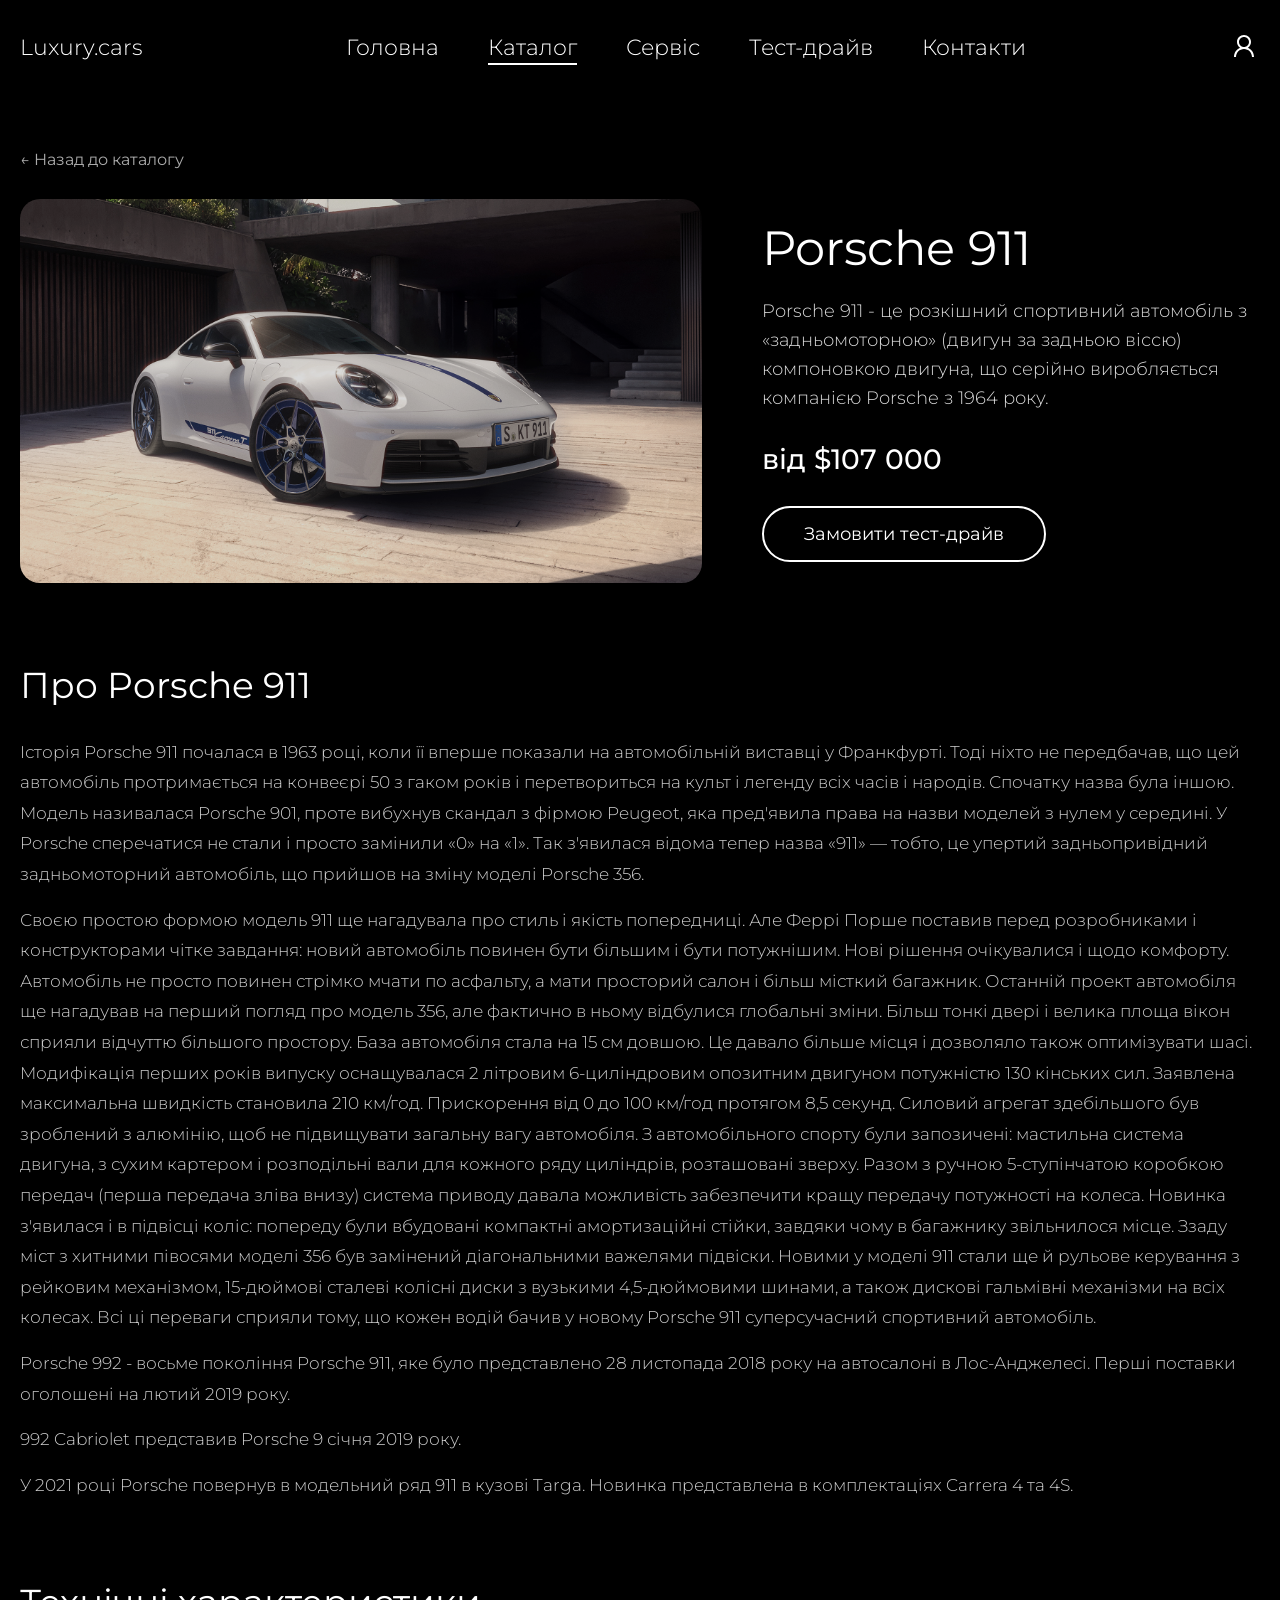
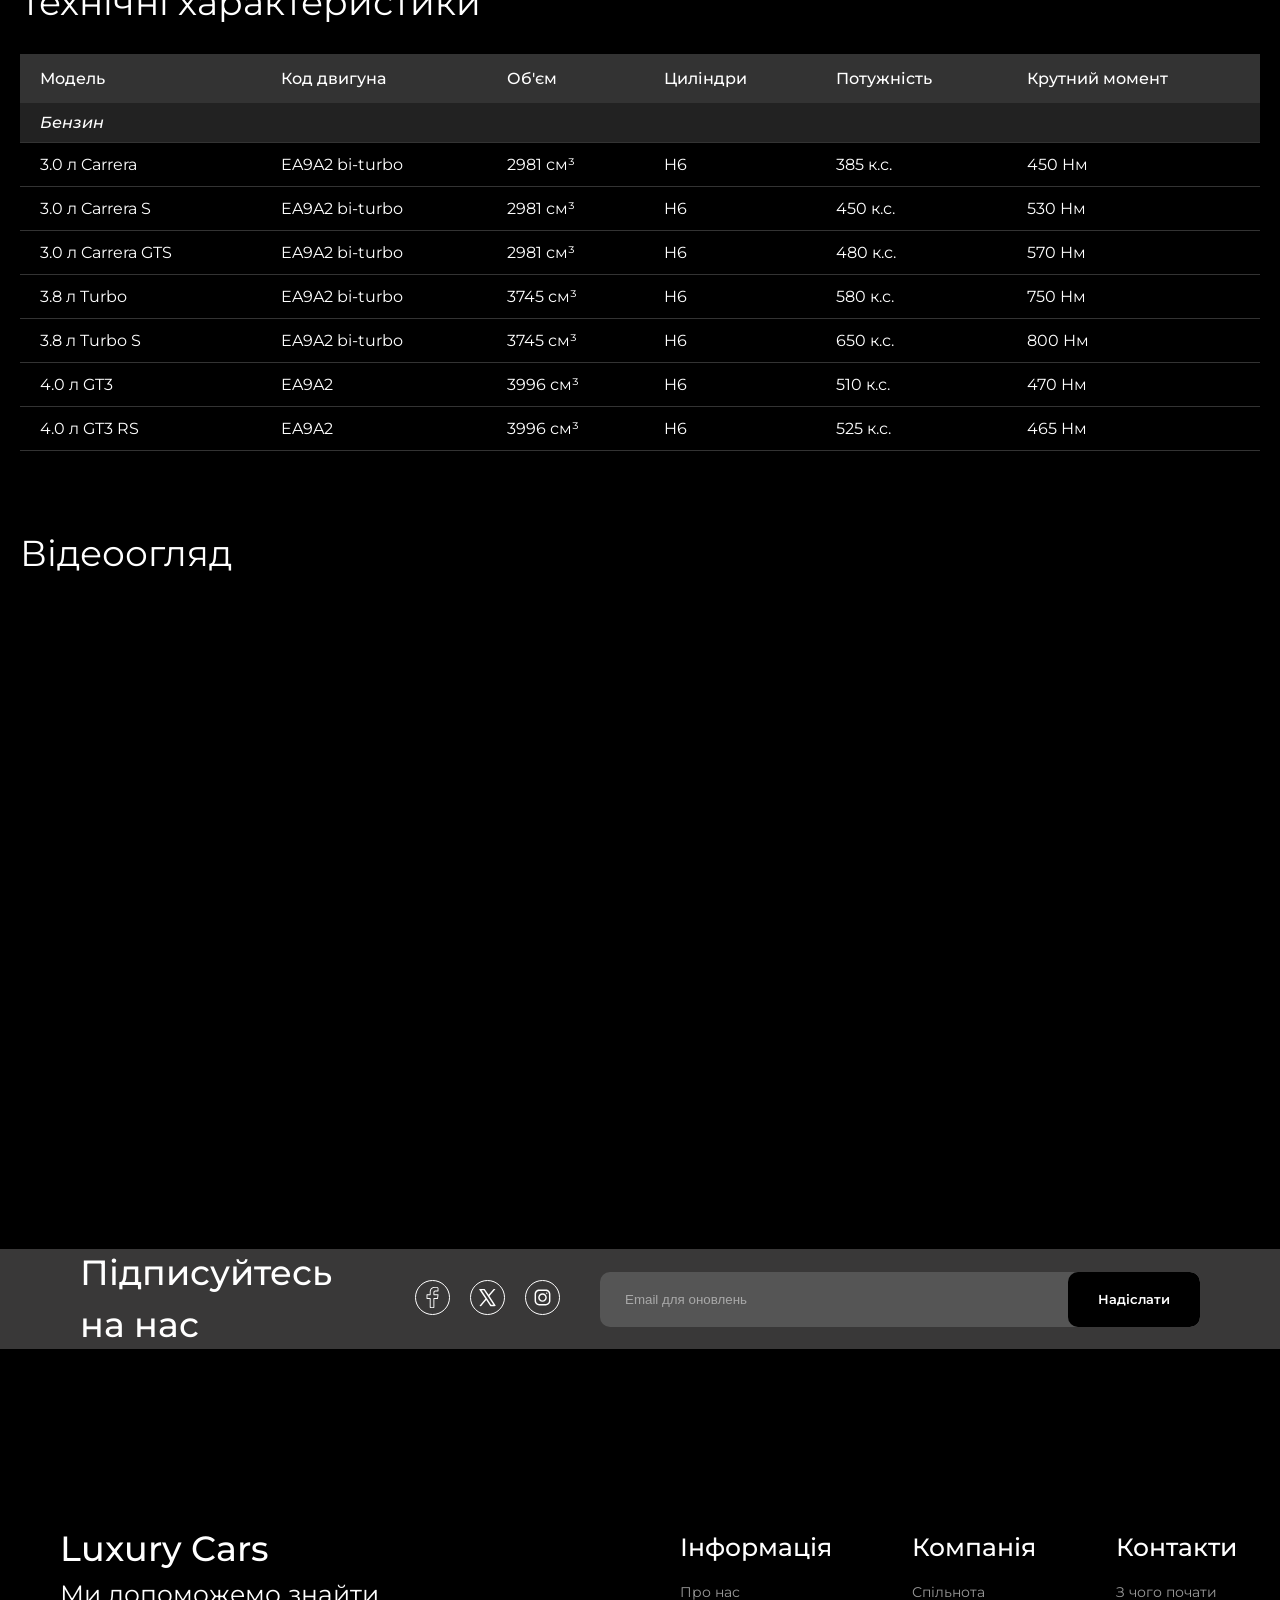
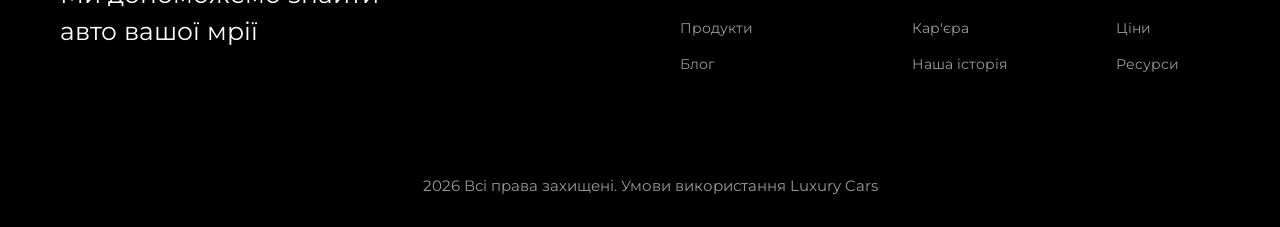
<file: porsche-911.html>
<!DOCTYPE html>
<html lang="uk">
<head>
    <meta charset="utf-8">
    <meta name="viewport" content="width=device-width, initial-scale=1.0">
    <title>Porsche 911 - Luxury.cars</title>
    <link rel="stylesheet" href="css/style.css">
    <link rel="preconnect" href="https://fonts.googleapis.com">
    <link rel="preconnect" href="https://fonts.gstatic.com" crossorigin>
    <link href="https://fonts.googleapis.com/css2?family=Montserrat:ital,wght@0,100..900;1,100..900&display=swap" rel="stylesheet">
</head>
<body>
    <header class="header">
        <div class="header_container">
            <nav class="header_nav">
                <a class="header_logo" href="index.html">Luxury.cars</a>
                <ul class="header_nav-list">
                    <li class="header__nav-item">
                        <a class="header__nav-link" href="index.html">Головна</a>
                    </li>
                    <li class="header__nav-item">
                        <a class="header__nav-link active" href="catalog.html">Каталог</a>
                    </li>
                    <li class="header__nav-item">
                        <a class="header__nav-link" href="service.html">Сервіс</a>
                    </li>
                    <li class="header__nav-item">
                        <a class="header__nav-link" href="test-drive.html">Тест-драйв</a>
                    </li>
                    <li class="header__nav-item">
                        <a class="header__nav-link" href="contacts.html">Контакти</a>
                    </li>
                </ul>
                <button class="profile_button" id="openloginButton" onclick="openModal()"><img src="img/customer.svg" alt="profile-icon"></button>
            </nav>
        </div>
    </header>
<main>
    <section class="car-detail">
        <div class="car-detail_container">
            <a href="catalog.html" class="back-link">&larr; Назад до каталогу</a>
            <div class="car-detail__hero">
                <img class="car-detail__image" src="img/porsche911.png" alt="Porsche 911">
                <div class="car-detail__info">
                    <h1 class="car-detail__title">Porsche 911</h1>
                    <p class="car-detail__desc">Porsche 911 - це розкішний спортивний автомобіль з «задньомоторною» (двигун за задньою віссю) компоновкою двигуна, що серійно виробляється компанією Porsche з 1964 року.</p>
                    <p class="car-detail__price">від $107 000</p>
                    <a href="test-drive.html" class="car-detail__cta">Замовити тест-драйв</a>
                </div>
            </div>
        </div>
    </section>

    <section class="car-description">
        <div class="car-description_container">
            <h2 class="section-title">Про Porsche 911</h2>
            <div class="car-description__text">
                <p>
                    Історія Porsche 911 почалася в 1963 році, коли її вперше показали на автомобільній виставці у Франкфурті. Тоді ніхто не передбачав, що цей автомобіль протримається на конвеєрі 50 з гаком років і перетвориться на культ і легенду всіх часів і народів. Спочатку назва була іншою. Модель називалася Porsche 901, проте вибухнув скандал з фірмою Peugeot, яка пред'явила права на назви моделей з нулем у середині. У Porsche сперечатися не стали і просто замінили «0» на «1». Так з'явилася відома тепер назва «911» — тобто, це упертий задньопривідний задньомоторний автомобіль, що прийшов на зміну моделі Porsche 356.
                </p>
                <p>
                    Своєю простою формою модель 911 ще нагадувала про стиль і якість попередниці. Але Феррі Порше поставив перед розробниками і конструкторами чітке завдання: новий автомобіль повинен бути більшим і бути потужнішим. Нові рішення очікувалися і щодо комфорту. Автомобіль не просто повинен стрімко мчати по асфальту, а мати просторий салон і більш місткий багажник. Останній проект автомобіля ще нагадував на перший погляд про модель 356, але фактично в ньому відбулися глобальні зміни. Більш тонкі двері і велика площа вікон сприяли відчуттю більшого простору. База автомобіля стала на 15 см довшою. Це давало більше місця і дозволяло також оптимізувати шасі. Модифікація перших років випуску оснащувалася 2 літровим 6-циліндровим опозитним двигуном потужністю 130 кінських сил. Заявлена максимальна швидкість становила 210 км/год. Прискорення від 0 до 100 км/год протягом 8,5 секунд. Силовий агрегат здебільшого був зроблений з алюмінію, щоб не підвищувати загальну вагу автомобіля. З автомобільного спорту були запозичені: мастильна система двигуна, з сухим картером і розподільні вали для кожного ряду циліндрів, розташовані зверху. Разом з ручною 5-ступінчатою коробкою передач (перша передача зліва внизу) система приводу давала можливість забезпечити кращу передачу потужності на колеса. Новинка з'явилася і в підвісці коліс: попереду були вбудовані компактні амортизаційні стійки, завдяки чому в багажнику звільнилося місце. Ззаду міст з хитними півосями моделі 356 був замінений діагональними важелями підвіски. Новими у моделі 911 стали ще й рульове керування з рейковим механізмом, 15-дюймові сталеві колісні диски з вузькими 4,5-дюймовими шинами, а також дискові гальмівні механізми на всіх колесах. Всі ці переваги сприяли тому, що кожен водій бачив у новому Porsche 911 суперсучасний спортивний автомобіль.
                </p>
                <p>
                    Porsche 992 - восьме покоління Porsche 911, яке було представлено 28 листопада 2018 року на автосалоні в Лос-Анджелесі. Перші поставки оголошені на лютий 2019 року.
                </p>
                <p>
                    992 Cabriolet представив Porsche 9 січня 2019 року.
                </p>
                <p>
                    У 2021 році Porsche повернув в модельний ряд 911 в кузові Targa. Новинка представлена в комплектаціях Carrera 4 та 4S.
                </p>
                
            </div>
        </div>
    </section>

    <section class="car-specs">
        <div class="car-specs_container">
            <h2 class="section-title">Технічні характеристики</h2>
            <table class="specs-table">
                <thead>
                    <tr>
                        <th>Модель</th>
                        <th>Код двигуна</th>
                        <th>Об'єм</th>
                        <th>Циліндри</th>
                        <th>Потужність</th>
                        <th>Крутний момент</th>
                    </tr>
                </thead>
                <tbody>
                    <tr class="specs-table__category"><td colspan="6">Бензин</td></tr>
                    <tr>
                        <td>3.0 л Carrera</td>
                        <td>EA9A2 bi-turbo</td>
                        <td>2981 см³</td>
                        <td>H6</td>
                        <td>385 к.с.</td>
                        <td>450 Нм</td>
                    </tr>
                    <tr>
                        <td>3.0 л Carrera S</td>
                        <td>EA9A2 bi-turbo</td>
                        <td>2981 см³</td>
                        <td>H6</td>
                        <td>450 к.с.</td>
                        <td>530 Нм</td>
                    </tr>
                    <tr>
                        <td>3.0 л Carrera GTS</td>
                        <td>EA9A2 bi-turbo</td>
                        <td>2981 см³</td>
                        <td>H6</td>
                        <td>480 к.с.</td>
                        <td>570 Нм</td>
                    </tr>
                    <tr>
                        <td>3.8 л Turbo</td>
                        <td>EA9A2 bi-turbo</td>
                        <td>3745 см³</td>
                        <td>H6</td>
                        <td>580 к.с.</td>
                        <td>750 Нм</td>
                    </tr>
                    <tr>
                        <td>3.8 л Turbo S</td>
                        <td>EA9A2 bi-turbo</td>
                        <td>3745 см³</td>
                        <td>H6</td>
                        <td>650 к.с.</td>
                        <td>800 Нм</td>
                    </tr>
                    <tr>
                        <td>4.0 л GT3</td>
                        <td>EA9A2</td>
                        <td>3996 см³</td>
                        <td>H6</td>
                        <td>510 к.с.</td>
                        <td>470 Нм</td>
                    </tr>
                    <tr>
                        <td>4.0 л GT3 RS</td>
                        <td>EA9A2</td>
                        <td>3996 см³</td>
                        <td>H6</td>
                        <td>525 к.с.</td>
                        <td>465 Нм</td>
                    </tr>
                </tbody>
            </table>
        </div>
    </section>

    <section class="car-video">
        <div class="car-video_container">
            <h2 class="section-title">Відеоогляд</h2>
            <div class="car-video__wrapper">
                <iframe width="100%" height="600" src="https://www.youtube.com/embed/qeK_iIe8X04?si=r-FxT5bTDTrJhC9o" title="YouTube video player" frameborder="0" allow="accelerometer; autoplay; clipboard-write; encrypted-media; gyroscope; picture-in-picture; web-share" referrerpolicy="strict-origin-when-cross-origin" allowfullscreen></iframe>
            </div>
        </div>
    </section>

    <section class="social-link">
        <div class="social-link_container">
            <div class="social-link__left-group">
                <h1>Підписуйтесь на нас</h1>
                <div class="social-link__icons">
                    <a class="social-link_icons" href="#"><img src="img/facebook.svg" alt="Facebook"></a>
                    <a class="social-link_icons" href="#"><img src="img/X.svg" alt="X"></a>
                    <a class="social-link_icons" href="#"><img src="img/instagram.svg" alt="Instagram"></a>
                </div>
            </div>
            <form class="social-message_form">
                <input type="email" placeholder="Email для оновлень" class="social-link__input">
                <button class="social-link__button">Надіслати</button>
            </form>
        </div>
    </section>

    <section class="about">
        <div class="about_container">
            <div class="about_text">
                <h1>Luxury Cars</h1>
                <h2>Ми допоможемо знайти авто вашої мрії</h2>
            </div>
            <div class="about_lists">
                <ul class="about_list_info">
                    <li class="about-list-main-item"><a href="#">Інформація</a></li>
                    <li class="about-list-item"><a href="#">Про нас</a></li>
                    <li class="about-list-item"><a href="#">Продукти</a></li>
                    <li class="about-list-item"><a href="#">Блог</a></li>
                </ul>
                <ul class="about_list_company">
                    <li class="about-list-main-item"><a href="#">Компанія</a></li>
                    <li class="about-list-item"><a href="#">Спільнота</a></li>
                    <li class="about-list-item"><a href="#">Кар'єра</a></li>
                    <li class="about-list-item"><a href="#">Наша історія</a></li>
                </ul>
                <ul class="about_list_contact">
                    <li class="about-list-main-item"><a href="contacts.html">Контакти</a></li>
                    <li class="about-list-item"><a href="#">З чого почати</a></li>
                    <li class="about-list-item"><a href="#">Ціни</a></li>
                    <li class="about-list-item"><a href="#">Ресурси</a></li>
                </ul>
            </div>
        </div>
        <div class="lowtext">
            <p class="low-text">2026 Всі права захищені. Умови використання Luxury Cars</p>
        </div>
    </section>
</main>

<div class="login_modal" id="login_modal">
    <div class="login__container" id="login__container">
        <div class="login_header">
            <h2>Увійти</h2>
            <button id="closeloginButton" class="login__close-button"><img src="img/close-icon.svg" alt="Закрити"></button>
        </div>
        <div class="login_form">
            <form class="login__form">
                <input type="email" placeholder="Email" class="login__input">
                <input type="password" placeholder="Пароль" class="login__input">
                <button type="submit" class="login__button">Увійти</button>
                <p class="register_link">Немає акаунту? <a href="javascript:void(0)" id="register_link">Зареєструватися</a></p>
            </form>
        </div>
    </div>
    <div class="register__container" id="register__container">
        <div class="register_header">
            <h2>Реєстрація</h2>
            <button id="closeregisterButton" class="register__close-button"><img src="img/close-icon.svg" alt="Закрити"></button>
        </div>
        <div class="register_form">
            <form class="register__form">
                <input type="text" placeholder="Ім'я" class="register__input">
                <input type="email" placeholder="Email" class="register__input">
                <input type="password" placeholder="Пароль" class="register__input">
                <button type="submit" class="register__button" onclick="closeRegisterModal()">Створити акаунт</button>
                <p class="login_link">Вже є акаунт? <a id="login__link" href="javascript:void(0)">Увійти</a></p>
            </form>
        </div>
    </div>
</div>
<script src="js/app.js"></script>
</body>
</html>
</file>
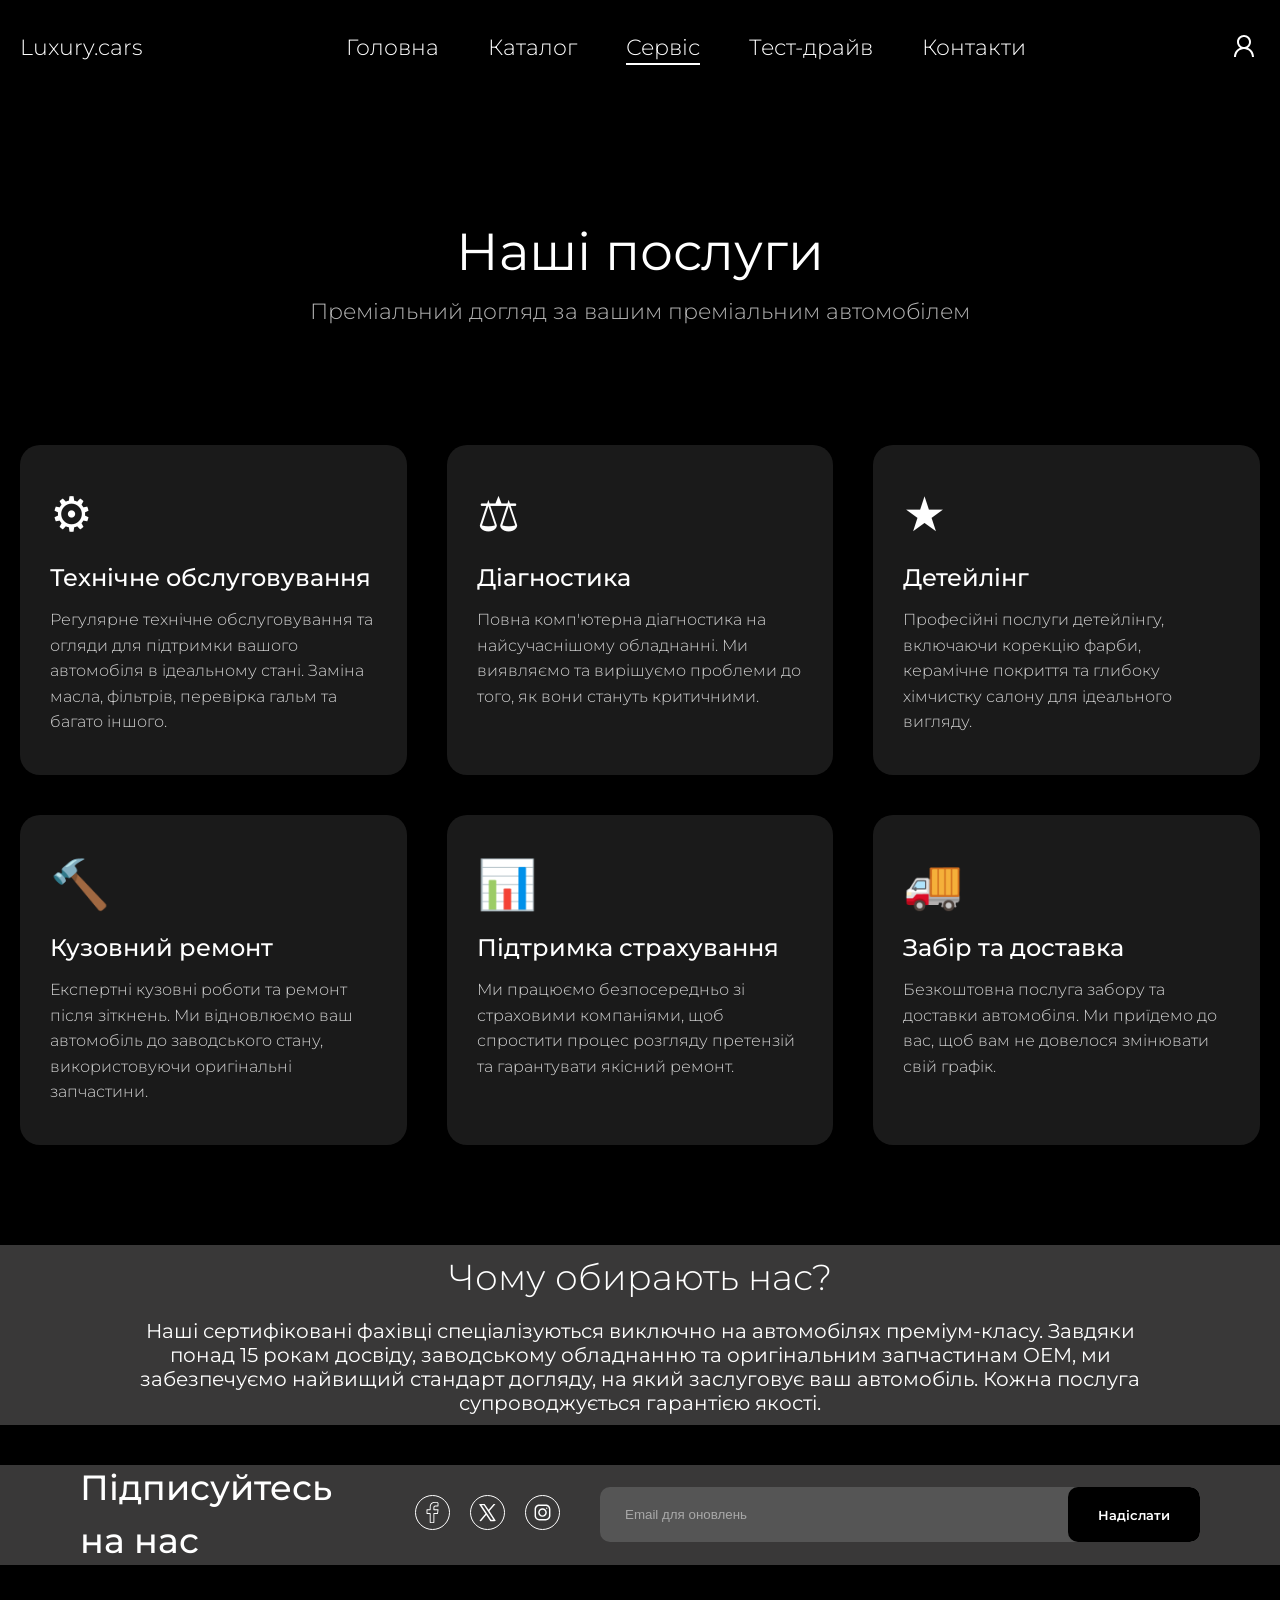
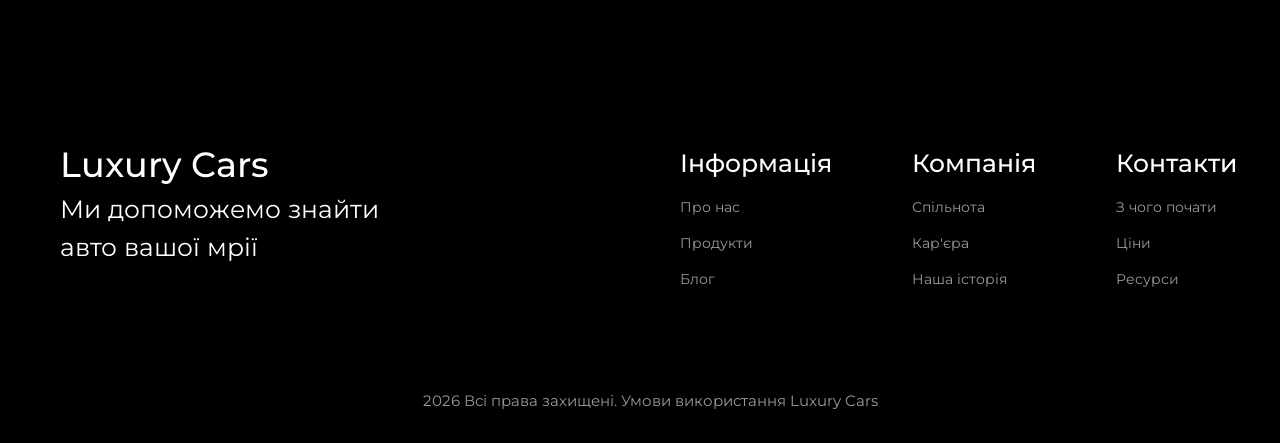
<file: service.html>
<!DOCTYPE html>
<html lang="uk">
<head>
    <meta charset="utf-8">
    <meta name="viewport" content="width=device-width, initial-scale=1.0">
    <title>Сервіс - Luxury.cars</title>
    <link rel="stylesheet" href="css/style.css">
    <link rel="preconnect" href="https://fonts.googleapis.com">
    <link rel="preconnect" href="https://fonts.gstatic.com" crossorigin>
    <link href="https://fonts.googleapis.com/css2?family=Montserrat:ital,wght@0,100..900;1,100..900&display=swap" rel="stylesheet">
</head>
<body>
    <header class="header">
        <div class="header_container">
            <nav class="header_nav">
                <a class="header_logo" href="index.html">Luxury.cars</a>
                <ul class="header_nav-list">
                    <li class="header__nav-item">
                        <a class="header__nav-link" href="index.html">Головна</a>
                    </li>
                    <li class="header__nav-item">
                        <a class="header__nav-link" href="catalog.html">Каталог</a>
                    </li>
                    <li class="header__nav-item">
                        <a class="header__nav-link active" href="service.html">Сервіс</a>
                    </li>
                    <li class="header__nav-item">
                        <a class="header__nav-link" href="test-drive.html">Тест-драйв</a>
                    </li>
                    <li class="header__nav-item">
                        <a class="header__nav-link" href="contacts.html">Контакти</a>
                    </li>
                </ul>
                <button class="profile_button" id="openloginButton" onclick="openModal()"><img src="img/customer.svg" alt="profile-icon"></button>
            </nav>
        </div>
    </header>

<main>
    <section class="page-hero">
        <div class="page-hero_container">
            <h1 class="page-hero__title">Наші послуги</h1>
            <p class="page-hero__subtitle">Преміальний догляд за вашим преміальним автомобілем</p>
        </div>
    </section>

    <section class="services">
        <div class="services_container">
            <div class="services__grid">
                <div class="service-card">
                    <div class="service-card__icon">&#9881;</div>
                    <h2 class="service-card__title">Технічне обслуговування</h2>
                    <p class="service-card__text">Регулярне технічне обслуговування та огляди для підтримки вашого автомобіля в ідеальному стані. Заміна масла, фільтрів, перевірка гальм та багато іншого.</p>
                </div>
                <div class="service-card">
                    <div class="service-card__icon">&#9878;</div>
                    <h2 class="service-card__title">Діагностика</h2>
                    <p class="service-card__text">Повна комп'ютерна діагностика на найсучаснішому обладнанні. Ми виявляємо та вирішуємо проблеми до того, як вони стануть критичними.</p>
                </div>
                <div class="service-card">
                    <div class="service-card__icon">&#9733;</div>
                    <h2 class="service-card__title">Детейлінг</h2>
                    <p class="service-card__text">Професійні послуги детейлінгу, включаючи корекцію фарби, керамічне покриття та глибоку хімчистку салону для ідеального вигляду.</p>
                </div>
                <div class="service-card">
                    <div class="service-card__icon">&#128296;</div>
                    <h2 class="service-card__title">Кузовний ремонт</h2>
                    <p class="service-card__text">Експертні кузовні роботи та ремонт після зіткнень. Ми відновлюємо ваш автомобіль до заводського стану, використовуючи оригінальні запчастини.</p>
                </div>
                <div class="service-card">
                    <div class="service-card__icon">&#128202;</div>
                    <h2 class="service-card__title">Підтримка страхування</h2>
                    <p class="service-card__text">Ми працюємо безпосередньо зі страховими компаніями, щоб спростити процес розгляду претензій та гарантувати якісний ремонт.</p>
                </div>
                <div class="service-card">
                    <div class="service-card__icon">&#128666;</div>
                    <h2 class="service-card__title">Забір та доставка</h2>
                    <p class="service-card__text">Безкоштовна послуга забору та доставки автомобіля. Ми приїдемо до вас, щоб вам не довелося змінювати свій графік.</p>
                </div>
            </div>
        </div>
    </section>

    <section class="title_about">
        <div class="title_about-container">
            <div class="title_about-content">
                <h1>Чому обирають нас?</h1>
                <p>Наші сертифіковані фахівці спеціалізуються виключно на автомобілях преміум-класу. Завдяки понад 15 рокам досвіду, заводському обладнанню та оригінальним запчастинам OEM, ми забезпечуємо найвищий стандарт догляду, на який заслуговує ваш автомобіль. Кожна послуга супроводжується гарантією якості.</p>
            </div>
        </div>
    </section>

    <section class="social-link">
        <div class="social-link_container">
            <div class="social-link__left-group">
                <h1>Підписуйтесь на нас</h1>
                <div class="social-link__icons">
                    <a class="social-link_icons" href="#"><img src="img/facebook.svg" alt="Facebook"></a>
                    <a class="social-link_icons" href="#"><img src="img/X.svg" alt="X"></a>
                    <a class="social-link_icons" href="#"><img src="img/instagram.svg" alt="Instagram"></a>
                </div>
            </div>
            <form class="social-message_form">
                <input type="email" placeholder="Email для оновлень" class="social-link__input">
                <button class="social-link__button">Надіслати</button>
            </form>
        </div>
    </section>

    <section class="about">
        <div class="about_container">
            <div class="about_text">
                <h1>Luxury Cars</h1>
                <h2>Ми допоможемо знайти авто вашої мрії</h2>
            </div>
            <div class="about_lists">
                <ul class="about_list_info">
                    <li class="about-list-main-item"><a href="#">Інформація</a></li>
                    <li class="about-list-item"><a href="#">Про нас</a></li>
                    <li class="about-list-item"><a href="#">Продукти</a></li>
                    <li class="about-list-item"><a href="#">Блог</a></li>
                </ul>
                <ul class="about_list_company">
                    <li class="about-list-main-item"><a href="#">Компанія</a></li>
                    <li class="about-list-item"><a href="#">Спільнота</a></li>
                    <li class="about-list-item"><a href="#">Кар'єра</a></li>
                    <li class="about-list-item"><a href="#">Наша історія</a></li>
                </ul>
                <ul class="about_list_contact">
                    <li class="about-list-main-item"><a href="contacts.html">Контакти</a></li>
                    <li class="about-list-item"><a href="#">З чого почати</a></li>
                    <li class="about-list-item"><a href="#">Ціни</a></li>
                    <li class="about-list-item"><a href="#">Ресурси</a></li>
                </ul>
            </div>
        </div>
        <div class="lowtext">
            <p class="low-text">2026 Всі права захищені. Умови використання Luxury Cars</p>
        </div>
    </section>
</main>

<div class="login_modal" id="login_modal">
    <div class="login__container" id="login__container">
        <div class="login_header">
            <h2>Увійти</h2>
            <button id="closeloginButton" class="login__close-button"><img src="img/close-icon.svg" alt="Закрити"></button>
        </div>
        <div class="login_form">
            <form class="login__form">
                <input type="email" placeholder="Email" class="login__input">
                <input type="password" placeholder="Пароль" class="login__input">
                <button type="submit" class="login__button">Увійти</button>
                <p class="register_link">Немає акаунту? <a href="javascript:void(0)" id="register_link">Зареєструватися</a></p>
            </form>
        </div>
    </div>
    <div class="register__container" id="register__container">
        <div class="register_header">
            <h2>Реєстрація</h2>
            <button id="closeregisterButton" class="register__close-button"><img src="img/close-icon.svg" alt="Закрити"></button>
        </div>
        <div class="register_form">
            <form class="register__form">
                <input type="text" placeholder="Ім'я" class="register__input">
                <input type="email" placeholder="Email" class="register__input">
                <input type="password" placeholder="Пароль" class="register__input">
                <button type="submit" class="register__button" onclick="closeRegisterModal()">Створити акаунт</button>
                <p class="login_link">Вже є акаунт? <a id="login__link" href="javascript:void(0)">Увійти</a></p>
            </form>
        </div>
    </div>
</div>
<script src="js/app.js"></script>
</body>
</html>
</file>
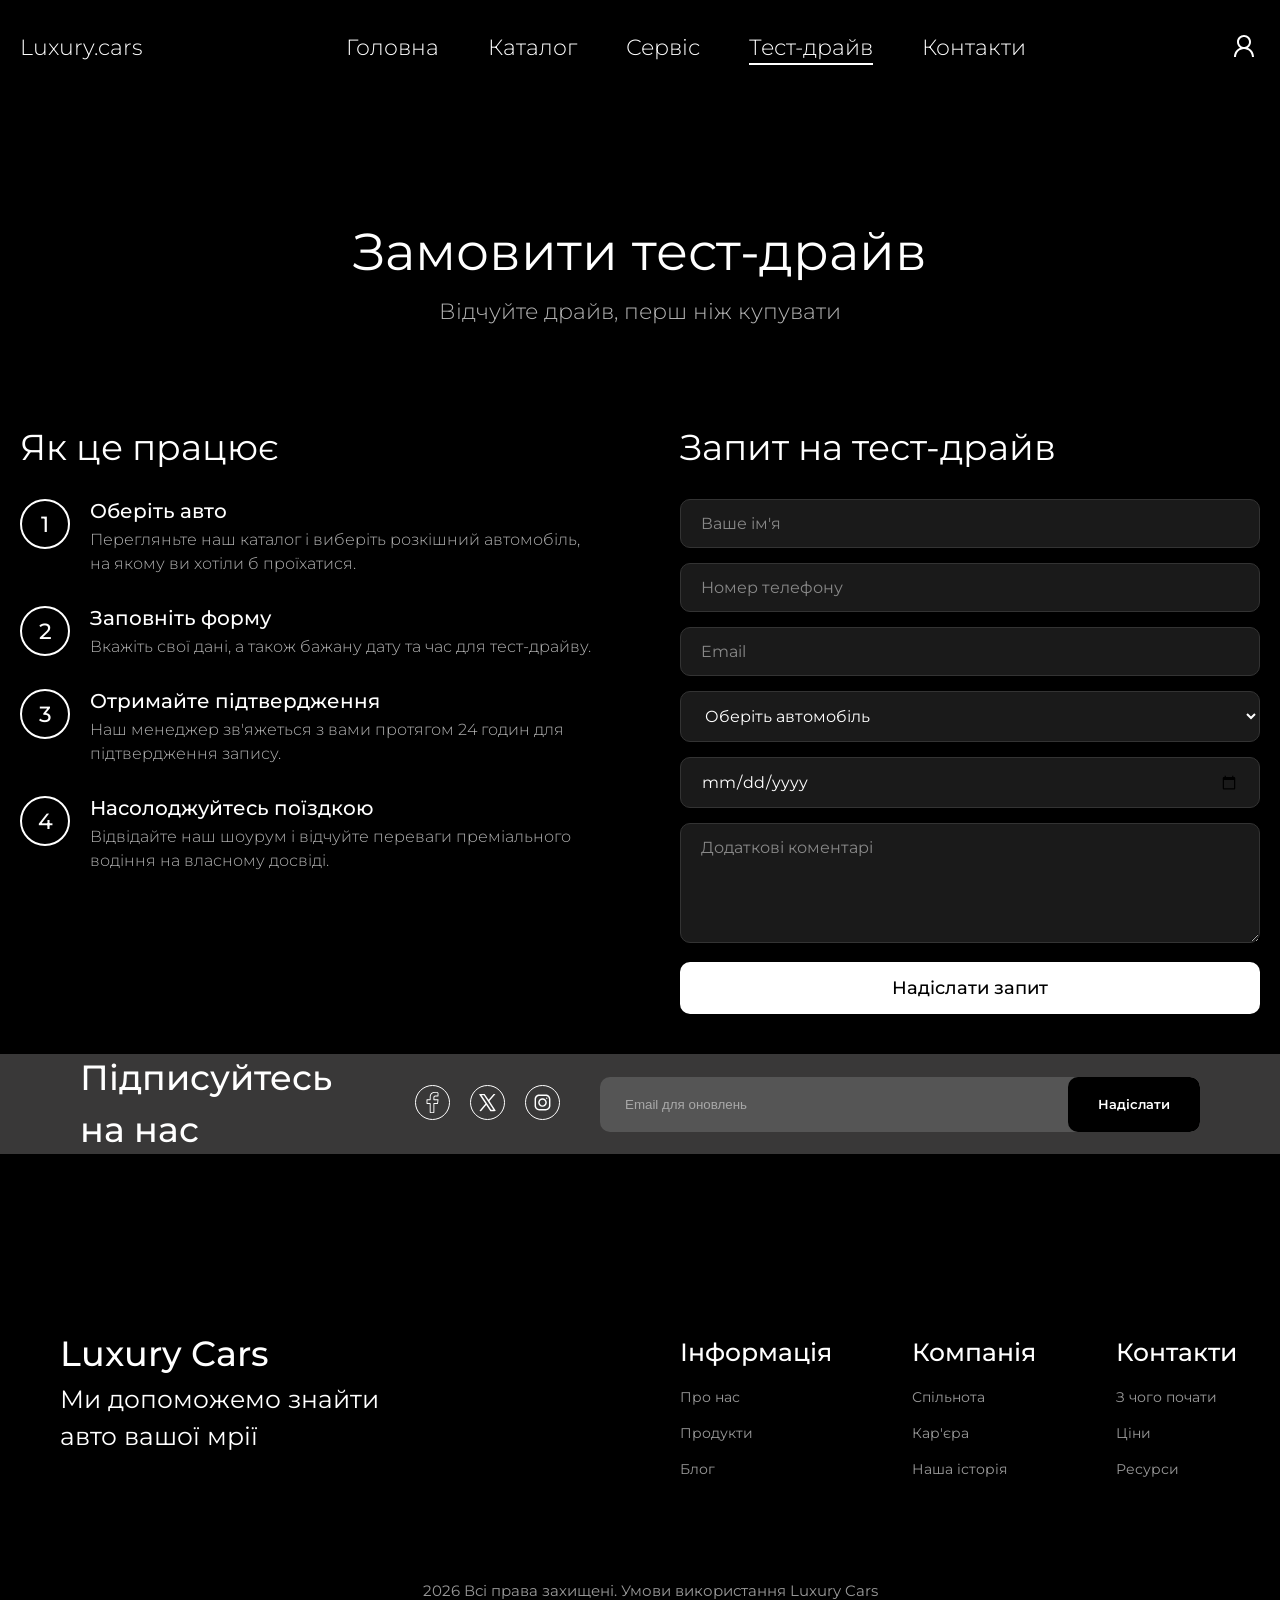
<file: test-drive.html>
<!DOCTYPE html>
<html lang="uk">
<head>
    <meta charset="utf-8">
    <meta name="viewport" content="width=device-width, initial-scale=1.0">
    <title>Тест-драйв - Luxury.cars</title>
    <link rel="stylesheet" href="css/style.css">
    <link rel="preconnect" href="https://fonts.googleapis.com">
    <link rel="preconnect" href="https://fonts.gstatic.com" crossorigin>
    <link href="https://fonts.googleapis.com/css2?family=Montserrat:ital,wght@0,100..900;1,100..900&display=swap" rel="stylesheet">
</head>
<body>
    <header class="header">
        <div class="header_container">
            <nav class="header_nav">
                <a class="header_logo" href="index.html">Luxury.cars</a>
                <ul class="header_nav-list">
                    <li class="header__nav-item">
                        <a class="header__nav-link" href="index.html">Головна</a>
                    </li>
                    <li class="header__nav-item">
                        <a class="header__nav-link" href="catalog.html">Каталог</a>
                    </li>
                    <li class="header__nav-item">
                        <a class="header__nav-link" href="service.html">Сервіс</a>
                    </li>
                    <li class="header__nav-item">
                        <a class="header__nav-link active" href="test-drive.html">Тест-драйв</a>
                    </li>
                    <li class="header__nav-item">
                        <a class="header__nav-link" href="contacts.html">Контакти</a>
                    </li>
                </ul>
                <button class="profile_button" id="openloginButton" onclick="openModal()"><img src="img/customer.svg" alt="profile-icon"></button>
            </nav>
        </div>
    </header>

<main>
    <section class="page-hero">
        <div class="page-hero_container">
            <h1 class="page-hero__title">Замовити тест-драйв</h1>
            <p class="page-hero__subtitle">Відчуйте драйв, перш ніж купувати</p>
        </div>
    </section>

    <section class="test-drive">
        <div class="test-drive_container">
            <div class="test-drive__content">
                <div class="test-drive__info">
                    <h2 class="section-title">Як це працює</h2>
                    <div class="test-drive__steps">
                        <div class="step">
                            <div class="step__number">1</div>
                            <div class="step__text">
                                <h3>Оберіть авто</h3>
                                <p>Перегляньте наш каталог і виберіть розкішний автомобіль, на якому ви хотіли б проїхатися.</p>
                            </div>
                        </div>
                        <div class="step">
                            <div class="step__number">2</div>
                            <div class="step__text">
                                <h3>Заповніть форму</h3>
                                <p>Вкажіть свої дані, а також бажану дату та час для тест-драйву.</p>
                            </div>
                        </div>
                        <div class="step">
                            <div class="step__number">3</div>
                            <div class="step__text">
                                <h3>Отримайте підтвердження</h3>
                                <p>Наш менеджер зв'яжеться з вами протягом 24 годин для підтвердження запису.</p>
                            </div>
                        </div>
                        <div class="step">
                            <div class="step__number">4</div>
                            <div class="step__text">
                                <h3>Насолоджуйтесь поїздкою</h3>
                                <p>Відвідайте наш шоурум і відчуйте переваги преміального водіння на власному досвіді.</p>
                            </div>
                        </div>
                    </div>
                </div>
                <div class="test-drive__form-wrapper">
                    <h2 class="section-title">Запит на тест-драйв</h2>
                    <form class="test-drive__form">
                        <input type="text" placeholder="Ваше ім'я" class="form-input" required>
                        <input type="tel" placeholder="Номер телефону" class="form-input" required>
                        <input type="email" placeholder="Email" class="form-input" required>
                        <select class="form-input" required>
                            <option value="" disabled selected>Оберіть автомобіль</option>
                            <option value="infiniti-q50">Infiniti Q50</option>
                            <option value="porsche-911">Porsche 911</option>
                            <option value="bmw-m5">BMW M5</option>
                            <option value="mercedes-amg">Mercedes-AMG GT</option>
                            <option value="audi-rs7">Audi RS7</option>
                            <option value="lexus-lc500">Lexus LC 500</option>
                        </select>
                        <input type="date" class="form-input" required>
                        <textarea placeholder="Додаткові коментарі" class="form-input form-textarea"></textarea>
                        <button type="submit" class="form-button">Надіслати запит</button>
                    </form>
                </div>
            </div>
        </div>
    </section>

    <section class="social-link">
        <div class="social-link_container">
            <div class="social-link__left-group">
                <h1>Підписуйтесь на нас</h1>
                <div class="social-link__icons">
                    <a class="social-link_icons" href="#"><img src="img/facebook.svg" alt="Facebook"></a>
                    <a class="social-link_icons" href="#"><img src="img/X.svg" alt="X"></a>
                    <a class="social-link_icons" href="#"><img src="img/instagram.svg" alt="Instagram"></a>
                </div>
            </div>
            <form class="social-message_form">
                <input type="email" placeholder="Email для оновлень" class="social-link__input">
                <button class="social-link__button">Надіслати</button>
            </form>
        </div>
    </section>

    <section class="about">
        <div class="about_container">
            <div class="about_text">
                <h1>Luxury Cars</h1>
                <h2>Ми допоможемо знайти авто вашої мрії</h2>
            </div>
            <div class="about_lists">
                <ul class="about_list_info">
                    <li class="about-list-main-item"><a href="#">Інформація</a></li>
                    <li class="about-list-item"><a href="#">Про нас</a></li>
                    <li class="about-list-item"><a href="#">Продукти</a></li>
                    <li class="about-list-item"><a href="#">Блог</a></li>
                </ul>
                <ul class="about_list_company">
                    <li class="about-list-main-item"><a href="#">Компанія</a></li>
                    <li class="about-list-item"><a href="#">Спільнота</a></li>
                    <li class="about-list-item"><a href="#">Кар'єра</a></li>
                    <li class="about-list-item"><a href="#">Наша історія</a></li>
                </ul>
                <ul class="about_list_contact">
                    <li class="about-list-main-item"><a href="contacts.html">Контакти</a></li>
                    <li class="about-list-item"><a href="#">З чого почати</a></li>
                    <li class="about-list-item"><a href="#">Ціни</a></li>
                    <li class="about-list-item"><a href="#">Ресурси</a></li>
                </ul>
            </div>
        </div>
        <div class="lowtext">
            <p class="low-text">2026 Всі права захищені. Умови використання Luxury Cars</p>
        </div>
    </section>
</main>

<div class="login_modal" id="login_modal">
    <div class="login__container" id="login__container">
        <div class="login_header">
            <h2>Увійти</h2>
            <button id="closeloginButton" class="login__close-button"><img src="img/close-icon.svg" alt="Закрити"></button>
        </div>
        <div class="login_form">
            <form class="login__form">
                <input type="email" placeholder="Email" class="login__input">
                <input type="password" placeholder="Пароль" class="login__input">
                <button type="submit" class="login__button">Увійти</button>
                <p class="register_link">Немає акаунту? <a href="javascript:void(0)" id="register_link">Зареєструватися</a></p>
            </form>
        </div>
    </div>
    <div class="register__container" id="register__container">
        <div class="register_header">
            <h2>Реєстрація</h2>
            <button id="closeregisterButton" class="register__close-button"><img src="img/close-icon.svg" alt="Закрити"></button>
        </div>
        <div class="register_form">
            <form class="register__form">
                <input type="text" placeholder="Ім'я" class="register__input">
                <input type="email" placeholder="Email" class="register__input">
                <input type="password" placeholder="Пароль" class="register__input">
                <button type="submit" class="register__button" onclick="closeRegisterModal()">Створити акаунт</button>
                <p class="login_link">Вже є акаунт? <a id="login__link" href="javascript:void(0)">Увійти</a></p>
            </form>
        </div>
    </div>
</div>
<script src="js/app.js"></script>
</body>
</html>
</file>
<file: css/style.css>
* {
    margin: 0;
    padding: 0;
    box-sizing: border-box;
}

html {
    scroll-padding: 150px;
    scroll-behavior: smooth;
    background-color: #000000;
}
.header {
    position: fixed;
    width: 100%;
    background-color: black;
    z-index: 1000;
    top: 0;
}
.header_container {
    margin-top: 30px;
    max-width: 1600px;
    width: 100%;
    height: 70px;
    margin-inline: auto;
    padding: 0 20px;
}
.header_nav {
    gap: 20px;
    display: flex;
    justify-content: space-between;
    align-items: center;
}
.header_nav-list {
    display: flex;
    list-style:none;
    gap:49px;
    font-family: Montserrat;
    font-size: 22px;
    font-weight: 300;
    transition: color 0.5s ease;
    color: #FFFFFF;
}
.profile_button {
    background: transparent;
    border: none;
    cursor: pointer;
}
.header_logo {
    font-family: Montserrat, sans-serif;
    font-weight: 300;
    font-size: 22px;
    color: #FFFFFF;
}
.header_nav-list a {
    text-decoration: none;
    color: #FFFFFF;
}
.header_nav a  {
    color: #FFFFFF;
    text-decoration: none;
}

.hero {
    margin: 140px 0 0 0;
}
.hero_container {
    display: flex;
    justify-content: center;
    align-items: center;
    width: 100%;
    margin-inline: auto;
    padding: 0 20px;
}
.hero_container-content {
    position: relative;
    max-width: 1600px;
    width: 100%;
}
.hero_background-img {
    width: 100%;
    height: auto;
    filter: brightness(70%);
    border-radius: 20px;
    display: block;
}
.hero_text {
    position: absolute;
    top: 0;
    left: 0;
    width: 100%;
    height: 100%;
    padding: 60px 80px;
    display: flex;
    flex-direction: column;
    gap: 20px;
}
.hero__text {
    font-size: 50px;
    color: #FFFFFF;
    font-family: Montserrat, sans-serif;
    font-weight: 300;
    margin: 0;
    max-width: 500px;
}
.hero_text-low, .hero_text-low2 {
    font-size: 30px;
    color: #FFFFFF;
    font-family: Montserrat, sans-serif;
    font-weight: 300;
    margin: 0;
}
.hero-text1, .hero-text2 {
    font-size: 22px;
    color: #FFFFFF;
    font-family: Montserrat, sans-serif;
    font-weight: 300;
    margin: 0;
}
.hero_stats {
    display: flex;
    gap: 60px;
    align-items: flex-start;
    margin-top: 20px;
}
.hero_stats-item {
    display: flex;
    flex-direction: column;
    gap: 5px;
}
.title {
    font-family: Montserrat, sans-serif;
    color: #FFFFFF;
    margin-top: 100px;
}

.title_container, .title_about-container, .popular_content{
    max-width: 1600px;
    width: 100%;
    margin-inline: auto;
    padding: 0 20px;
}

.title_content {
    display: flex;
    align-items: center;
    gap: 50px;
}

.title-content-text {
    flex: 1;
}

.title-content-text h1 {
    font-size: 48px;
    font-weight: 400;
    margin-bottom: 20px;
    line-height: 1.2;
}

.title-content-text h2 {
    font-size: 28px;
    font-weight: 300;
    margin-bottom: 40px;
}

.title_list {
    list-style: disc;
    padding-left: 20px;
    margin-bottom: 40px;
}

.title_list-item {
    font-size: 24px;
    font-weight: 400;
    margin-bottom: 15px;
}

.title_link {
    display: inline-flex;
    align-items: center;
    gap: 10px;
    background-color: transparent;
    border: 2px solid #FFFFFF;
    color: #FFFFFF;
    text-decoration: none;
    padding: 15px 40px;
    font-size: 18px;
    font-weight: 400;
    border-radius: 50px;
    transition: all 0.3s ease;
    margin-top: 20px;
}

.title_link:hover {
    background-color: #FFFFFF;
    color: #000000;
}

.title_link img {
    width: 20px;
    height: 20px;
}

.title_img {
    filter: brightness(70%);
    flex-shrink: 0;
    border-radius: 20px;
    width: 700px;
    height: 500px;
    object-fit: cover;
}
.title_about-container {
    background-color: #393838;
    margin-top: 100px;
    height: 180px;
    display: flex;
    align-items: center;
    justify-content: center;
    max-width: 100%;
}
.title_about-content {
    display: flex;
    flex-direction: column;
    align-items: center;
    max-width: 1200px;
    text-align: center;
    color: #FFFFFF;
    font-family: Montserrat, sans-serif;
    font-size: 20px;
}
.title_about-content p {
    max-width: 1000px;

}
.title_about-content h1 {
    font-size: 36px;
    margin-bottom: 20px;
    font-weight: 300;
}
.grid {
    display: grid;
    gap: 40px;
}

.grid-2 {
    grid-template-columns: repeat(2, 1fr);
}

.grid-3 {
    grid-template-columns: repeat(3, 1fr);
}

.grid-4 {
    grid-template-columns: repeat(4, 1fr);
}

.card {
    background-color: #1a1a1a;
    border-radius: 20px;
    overflow: hidden;
    transition: transform 0.3s ease;
}

.card:hover {
    transform: translateY(-10px);
}

.card__image {
    filter: brightness(70%);
    width: 100%;
    height: 300px;
    object-fit: cover;
}

.card__title {
    font-family: Montserrat, sans-serif;
    color: #FFFFFF;
    font-size: 24px;
    font-weight: 400;
    padding: 20px;
    font-size: 24px;
    font-weight: 400;
}

.popular__grid {
    display: grid;
    grid-template-columns: repeat(2, 1fr);
    gap: 40px;
}
.popular_container {
    max-width: 1600px;
    width: 100%;
    margin-inline: auto;
    margin-top: 100px;
    padding: 0 20px;
}
.heading-lg  {
    font-family: Montserrat, sans-serif;
    color: #FFFFFF;
    font-size: 35px;
    font-weight: 400;
    margin-bottom: 20px;
}
.login_modal {
  z-index: 1002;
  display: none;
  position: fixed;
  top: 0;
  left: 0;
  width: 100%;
  height: 100%;
  background-color: rgba(0, 0, 0, 0.7);
  backdrop-filter: blur(8px);
  -webkit-backdrop-filter: blur(8px);
}

.login__container, .register__container {
  z-index: 1001;
  display: flex;
  flex-direction: column;
  align-items: center;
  background-color: #1a1a1a;
  margin: 12vh auto;
  padding: 40px 35px 35px;
  border: 1px solid #333;
  border-radius: 20px;
  width: 440px;
  max-width: 90vw;
  font-family: Montserrat, sans-serif;
  box-shadow: 0 25px 60px rgba(0, 0, 0, 0.5);
}
.login_header, .register_header {
  font-family: Montserrat, sans-serif;
  font-weight: 500;
  font-size: 28px;
  display: flex;
  justify-content: space-between;
  align-items: center;
  width: 100%;
  margin-bottom: 10px;
  color: #fff;
}
.login_form, .register_form {
  width: 100%;
  display: flex;
  flex-direction: column;
  align-items: center;
}
.login__form, .register__form {
  display: flex;
  flex-direction: column;
  align-items: center;
  gap: 16px;
  width: 100%;
  margin-top: 10px;
  font-family: Montserrat, sans-serif;
  font-size: 15px;
  line-height: 1.5;
}
.login__close-button, .register__close-button {
  display: flex;
  align-items: center;
  justify-content: center;
  cursor: pointer;
  background: transparent;
  border: 1px solid #444;
  border-radius: 50%;
  width: 38px;
  height: 38px;
  transition: all 0.3s ease;
}
.login__close-button:hover, .register__close-button:hover {
  background-color: #333;
  border-color: #666;
}
.login__close-button img, .register__close-button img {
  width: 18px;
  height: 18px;
  filter: invert(1);
}
.login__input, .register__input {
  width: 100%;
  padding: 14px 18px;
  background-color: #111;
  border: 1px solid #333;
  border-radius: 12px;
  color: #fff;
  font-family: Montserrat, sans-serif;
  font-size: 15px;
  outline: none;
  transition: border-color 0.3s ease;
  box-sizing: border-box;
}
.login__input:focus, .register__input:focus {
  border-color: #fff;
}
.login__input::placeholder, .register__input::placeholder {
  color: #666;
}
.login__button, .register__button {
  display: flex;
  align-items: center;
  justify-content: center;
  padding: 14px;
  background-color: #fff;
  color: #000;
  border: none;
  text-decoration: none;
  font-family: Montserrat, sans-serif;
  font-weight: 600;
  font-size: 16px;
  width: 100%;
  border-radius: 12px;
  cursor: pointer;
  transition: all 0.3s ease;
  margin-top: 4px;
}
.login__button:hover, .register__button:hover {
  background-color: #ccc;
}
.login_link, .register_link {
  font-family: Montserrat, sans-serif;
  font-size: 14px;
  font-weight: 400;
  color: #888;
  line-height: 1.5;
  text-align: center;
}
.login_link a, .register_link a {
  color: #fff;
  text-decoration: none;
  font-weight: 500;
  transition: opacity 0.3s;
}
.login_link a:hover, .register_link a:hover {
  opacity: 0.7;
}
.register__container {
  display: none;
}
.social-link_container {
    display: flex;
    align-items: center;
    justify-content: space-between;
    gap: 40px;
    margin-top: 40px;
    background-color: #393838;
    max-width: 1800px;
    width: 100%;
    height: 100px;
    margin-inline: auto;
    padding: 0 80px;
    font-family: montserrat, sans-serif;
    color: #FFFFFF;
}
.social-link__left-group {
    display: flex;
    flex-direction: row;
    align-items: center;
    gap: 40px;
}
.social-link__icons {
    display: flex;
    gap: 20px;
}
.social-link__icons img {
    width: 35px;
    height: 35px;
    border: 1px solid #FFFFFF;
    border-radius: 50%;
    padding: 5px;
    transition: all 0.3s ease;
}
.social-link__icons img:hover {
    background-color: #FFFFFF;
    color: #000000;
}
.social-link_container h1 {
    font-family: montserrat, sans-serif;
    font-weight: 500;
    font-size: 35px;
    line-height: 1.5;
    margin: 0;
}
.social-message_form {
    font-family: montserrat, sans-serif;
    font-size: 16px;
    line-height: 1.5;
    color: #FFFFFF;
    display: flex;
    background-color: #555;
    border-radius: 10px;
    overflow: hidden;
    width: 600px;
    height: 55px;
    max-width: 600px;
    flex-shrink: 0;
}
.social-link__input {
    background: transparent;
    border: none;
    padding: 15px 25px;
    color:rgb(255, 255, 255);
    flex-grow: 1;
    outline: none;

}
.social-link__input::placeholder {
    color: #ccc;
    opacity: 0.7;
}
.social-link__button {
    background-color: #000;
    color: #fff;
    border: none;
    padding: 0 30px;
    cursor: pointer;
    border-radius: 10px;
    transition: background-color 0.3s;
    font-family: montserrat, sans-serif;
    font-weight: 600;
}
.social-link__button:hover {
    background-color: #222;
}
.about {
    /* background-color: #393838; */
    /* margin-top: 150px;
    height: 100%;
    text-decoration: none; */
    margin-top: 150px;
}
.about_container {
    display: flex;
    flex-direction: row;
    align-items: center;
    color: #FFFFFF;
    gap: 300px;
    margin-left: 30px;
}



.about_lists a{
    text-decoration: none;
    display: flex;
    flex-direction: row;
    max-width: 600px;
    padding-top: 5px;
    font-family: Montserrat, sans-serif;
    font-weight: 400;
    color: #FFFFFF;
    filter: brightness(60%);
}
.about_lists ul {
    list-style: none;
    align-items: flex-start;
    display: flex;
    flex-direction: column;
    gap: 10px;
    width: 200px;
}
.about-list-main-item a {
    text-decoration: none;
    font-family: Montserrat, sans-serif;
    font-weight: 500;
    font-size: 25px;
    line-height: 1.5;
    filter: brightness(100%);

}
/* .low-text {
    display: flex;
    align-items: center;
    margin-top: 100px;
    font-size: 20px;
    line-height: 1.5;
    max-width: 500px;
} */
.about-list-item {
    text-decoration: none;
    font-family: Montserrat, sans-serif;
    font-weight: 400;
    font-size: 14px;
    line-height: 1.5;
}
.about-list-main-item li {
    font-family: Montserrat, sans-serif;
    font-weight: 600;
    font-size: 30px;
    line-height: 1.5;
    
}
.about_text h1 {
    display: flex;
    align-items: center;
    font-family: Montserrat, sans-serif;
    font-weight: 500;
    font-size: 35px;
    line-height: 1.5;
    max-width: 400px;
    width: 350px;
    padding-left: 30px;
}
.about_text h2 {
    display: flex;
    align-items: center;
    font-family: Montserrat, sans-serif;
    font-weight: 400;
    font-size: 25px;
    line-height: 1.5;
    max-width: 400px;
    width: 350px;
    padding-left: 30px;
}
.about_lists {
    text-decoration: none;
    display: flex;
    flex-direction: row;
    gap: 80px;
    max-width: 500px;
    padding-top: 25px;
}
.lowtext {
    width: 1300px;
    margin-inline: auto;
    display: flex;
    justify-content: center;
    align-items: center;
    font-family: Montserrat, sans-serif;
    font-size: 15px;
    line-height: 1.5;
    margin-top: 100px;
    color: #FFFFFF;
    filter: brightness(60%);
    font-weight: 400;
    padding-bottom: 30px;
}

.header__nav-link.active {
    border-bottom: 2px solid #fff;
    padding-bottom: 2px;
}

.page-hero {
    margin-top: 140px;
    padding: 80px 20px;
    text-align: center;
    font-family: Montserrat, sans-serif;
    color: #FFFFFF;
}
.page-hero_container {
    max-width: 1600px;
    margin-inline: auto;
}
.page-hero__title {
    font-size: 52px;
    font-weight: 400;
    margin-bottom: 15px;
}
.page-hero__subtitle {
    font-size: 22px;
    font-weight: 300;
    opacity: 0.7;
}

.catalog_container,
.car-detail_container,
.car-description_container,
.car-specs_container,
.car-video_container,
.services_container,
.test-drive_container,
.contacts_container,
.map_container {
    max-width: 1600px;
    width: 100%;
    margin-inline: auto;
    padding: 0 20px;
}

.catalog__grid {
    display: grid;
    grid-template-columns: repeat(3, 1fr);
    gap: 40px;
    margin-top: 40px;
}
.card--link {
    text-decoration: none;
    display: block;
}
.card__body {
    padding: 0 20px 20px;
}
.card__price {
    font-family: Montserrat, sans-serif;
    color: #aaa;
    font-size: 18px;
    font-weight: 300;
    padding: 0 20px 5px;
}
.card__btn {
    display: inline-block;
    font-family: Montserrat, sans-serif;
    color: #fff;
    font-size: 16px;
    font-weight: 400;
    border: 1px solid #fff;
    border-radius: 50px;
    padding: 8px 30px;
    margin: 10px 20px;
    transition: all 0.3s ease;
}
.card:hover .card__btn {
    background-color: #fff;
    color: #000;
}

.back-link {
    display: inline-block;
    font-family: Montserrat, sans-serif;
    color: #aaa;
    font-size: 16px;
    text-decoration: none;
    margin: 150px 0 30px;
    transition: color 0.3s;
}
.back-link:hover {
    color: #fff;
}
.car-detail__hero {
    display: flex;
    gap: 60px;
    align-items: center;
}
.car-detail__image {
    width: 55%;
    border-radius: 20px;
    object-fit: cover;
    filter: brightness(85%);
}
.car-detail__info {
    flex: 1;
    font-family: Montserrat, sans-serif;
    color: #FFFFFF;
}
.car-detail__title {
    font-size: 48px;
    font-weight: 400;
    margin-bottom: 20px;
}
.car-detail__desc {
    font-size: 18px;
    font-weight: 300;
    line-height: 1.6;
    margin-bottom: 30px;
    opacity: 0.85;
}
.car-detail__price {
    font-size: 28px;
    font-weight: 500;
    margin-bottom: 30px;
}
.car-detail__cta {
    display: inline-block;
    padding: 15px 40px;
    border: 2px solid #fff;
    border-radius: 50px;
    color: #fff;
    text-decoration: none;
    font-family: Montserrat, sans-serif;
    font-size: 18px;
    font-weight: 400;
    transition: all 0.3s ease;
}
.car-detail__cta:hover {
    background-color: #fff;
    color: #000;
}

.section-title {
    font-family: Montserrat, sans-serif;
    color: #FFFFFF;
    font-size: 36px;
    font-weight: 400;
    margin-bottom: 30px;
}
.car-description {
    margin-top: 80px;
}
.car-description__text {
    font-family: Montserrat, sans-serif;
    color: #ccc;
    font-size: 17px;
    font-weight: 300;
    line-height: 1.8;
}
.car-description__text p {
    margin-bottom: 15px;
}

.car-specs {
    margin-top: 80px;
}
.specs-table {
    width: 100%;
    border-collapse: collapse;
    font-family: Montserrat, sans-serif;
    color: #FFFFFF;
    font-size: 16px;
}
.specs-table th {
    background-color: #333;
    padding: 15px 20px;
    text-align: left;
    font-weight: 500;
}
.specs-table td {
    padding: 12px 20px;
    border-bottom: 1px solid #333;
}
.specs-table tbody tr:hover {
    background-color: #1a1a1a;
}
.specs-table__category td {
    background-color: #222;
    font-weight: 500;
    font-style: italic;
    padding: 10px 20px;
}

.car-video {
    margin-top: 80px;
}
.car-video__wrapper {
    border-radius: 20px;
    overflow: hidden;
}

.services__grid {
    display: grid;
    grid-template-columns: repeat(3, 1fr);
    gap: 40px;
    margin-top: 40px;
}
.service-card {
    background-color: #1a1a1a;
    border-radius: 20px;
    padding: 40px 30px;
    font-family: Montserrat, sans-serif;
    color: #FFFFFF;
    transition: transform 0.3s ease;
}
.service-card:hover {
    transform: translateY(-10px);
}
.service-card__icon {
    font-size: 48px;
    margin-bottom: 20px;
}
.service-card__title {
    font-size: 24px;
    font-weight: 500;
    margin-bottom: 15px;
}
.service-card__text {
    font-size: 16px;
    font-weight: 300;
    line-height: 1.6;
    opacity: 0.8;
}

.test-drive {
    margin-top: 20px;
}
.test-drive__content,
.contacts__content {
    display: flex;
    gap: 80px;
    align-items: flex-start;
}
.test-drive__info,
.contacts__info {
    flex: 1;
    font-family: Montserrat, sans-serif;
    color: #FFFFFF;
}
.test-drive__form-wrapper,
.contacts__form-wrapper {
    flex: 1;
    font-family: Montserrat, sans-serif;
    color: #FFFFFF;
}
.test-drive__steps {
    display: flex;
    flex-direction: column;
    gap: 30px;
    margin-top: 10px;
}
.step {
    display: flex;
    gap: 20px;
    align-items: flex-start;
}
.step__number {
    width: 50px;
    height: 50px;
    min-width: 50px;
    border: 2px solid #fff;
    border-radius: 50%;
    display: flex;
    align-items: center;
    justify-content: center;
    font-size: 22px;
    font-weight: 500;
}
.step__text h3 {
    font-size: 20px;
    font-weight: 500;
    margin-bottom: 5px;
}
.step__text p {
    font-size: 16px;
    font-weight: 300;
    opacity: 0.7;
    line-height: 1.5;
}

.form-input {
    width: 100%;
    padding: 14px 20px;
    background-color: #1a1a1a;
    border: 1px solid #333;
    border-radius: 10px;
    color: #fff;
    font-family: Montserrat, sans-serif;
    font-size: 16px;
    margin-bottom: 15px;
    outline: none;
    transition: border-color 0.3s;
}
.form-input:focus {
    border-color: #fff;
}
.form-input::placeholder {
    color: #888;
}
.form-textarea {
    min-height: 120px;
    resize: vertical;
}
.form-button {
    width: 100%;
    padding: 15px;
    background-color: #fff;
    color: #000;
    border: none;
    border-radius: 10px;
    font-family: Montserrat, sans-serif;
    font-size: 18px;
    font-weight: 500;
    cursor: pointer;
    transition: all 0.3s ease;
}
.form-button:hover {
    background-color: #ccc;
}

.contacts {
    margin-top: 20px;
}
.contacts__details {
    display: flex;
    flex-direction: column;
    gap: 25px;
}
.contact-item h3 {
    font-family: Montserrat, sans-serif;
    font-size: 20px;
    font-weight: 500;
    color: #fff;
    margin-bottom: 8px;
}
.contact-item p {
    font-family: Montserrat, sans-serif;
    font-size: 16px;
    font-weight: 300;
    color: #ccc;
    line-height: 1.5;
}

.map {
    margin-top: 80px;
}
.map_container {
    max-width: 1600px;
    width: 100%;
    margin-inline: auto;
    padding: 0 20px;
}

.error-page {
    margin-top: 140px;
    min-height: 60vh;
    display: flex;
    align-items: center;
    justify-content: center;
}
.error-page_container {
    text-align: center;
    font-family: Montserrat, sans-serif;
    color: #FFFFFF;
}
.error-page__code {
    font-size: 180px;
    font-weight: 700;
    line-height: 1;
    margin-bottom: 20px;
    opacity: 0.3;
}
.error-page__title {
    font-size: 42px;
    font-weight: 400;
    margin-bottom: 20px;
}
.error-page__text {
    font-size: 20px;
    font-weight: 300;
    opacity: 0.7;
    margin-bottom: 40px;
}
.error-page__link {
    display: inline-block;
    padding: 15px 50px;
    border: 2px solid #fff;
    border-radius: 50px;
    color: #fff;
    text-decoration: none;
    font-size: 18px;
    font-weight: 400;
    transition: all 0.3s ease;
}
.error-page__link:hover {
    background-color: #fff;
    color: #000;
}
/* .low-text {
    font-family: Montserrat, sans-serif;
    font-size: 15px;
    line-height: 1.5;
    color: #FFFFFF;
} */
/* .about .low-text {
    display: flex;
    align-items: center;
    width: 100%;
    margin-top: 100px;
    font-size: 20px;
    line-height: 1.5;
    max-width: 500px;
} */
</file>
